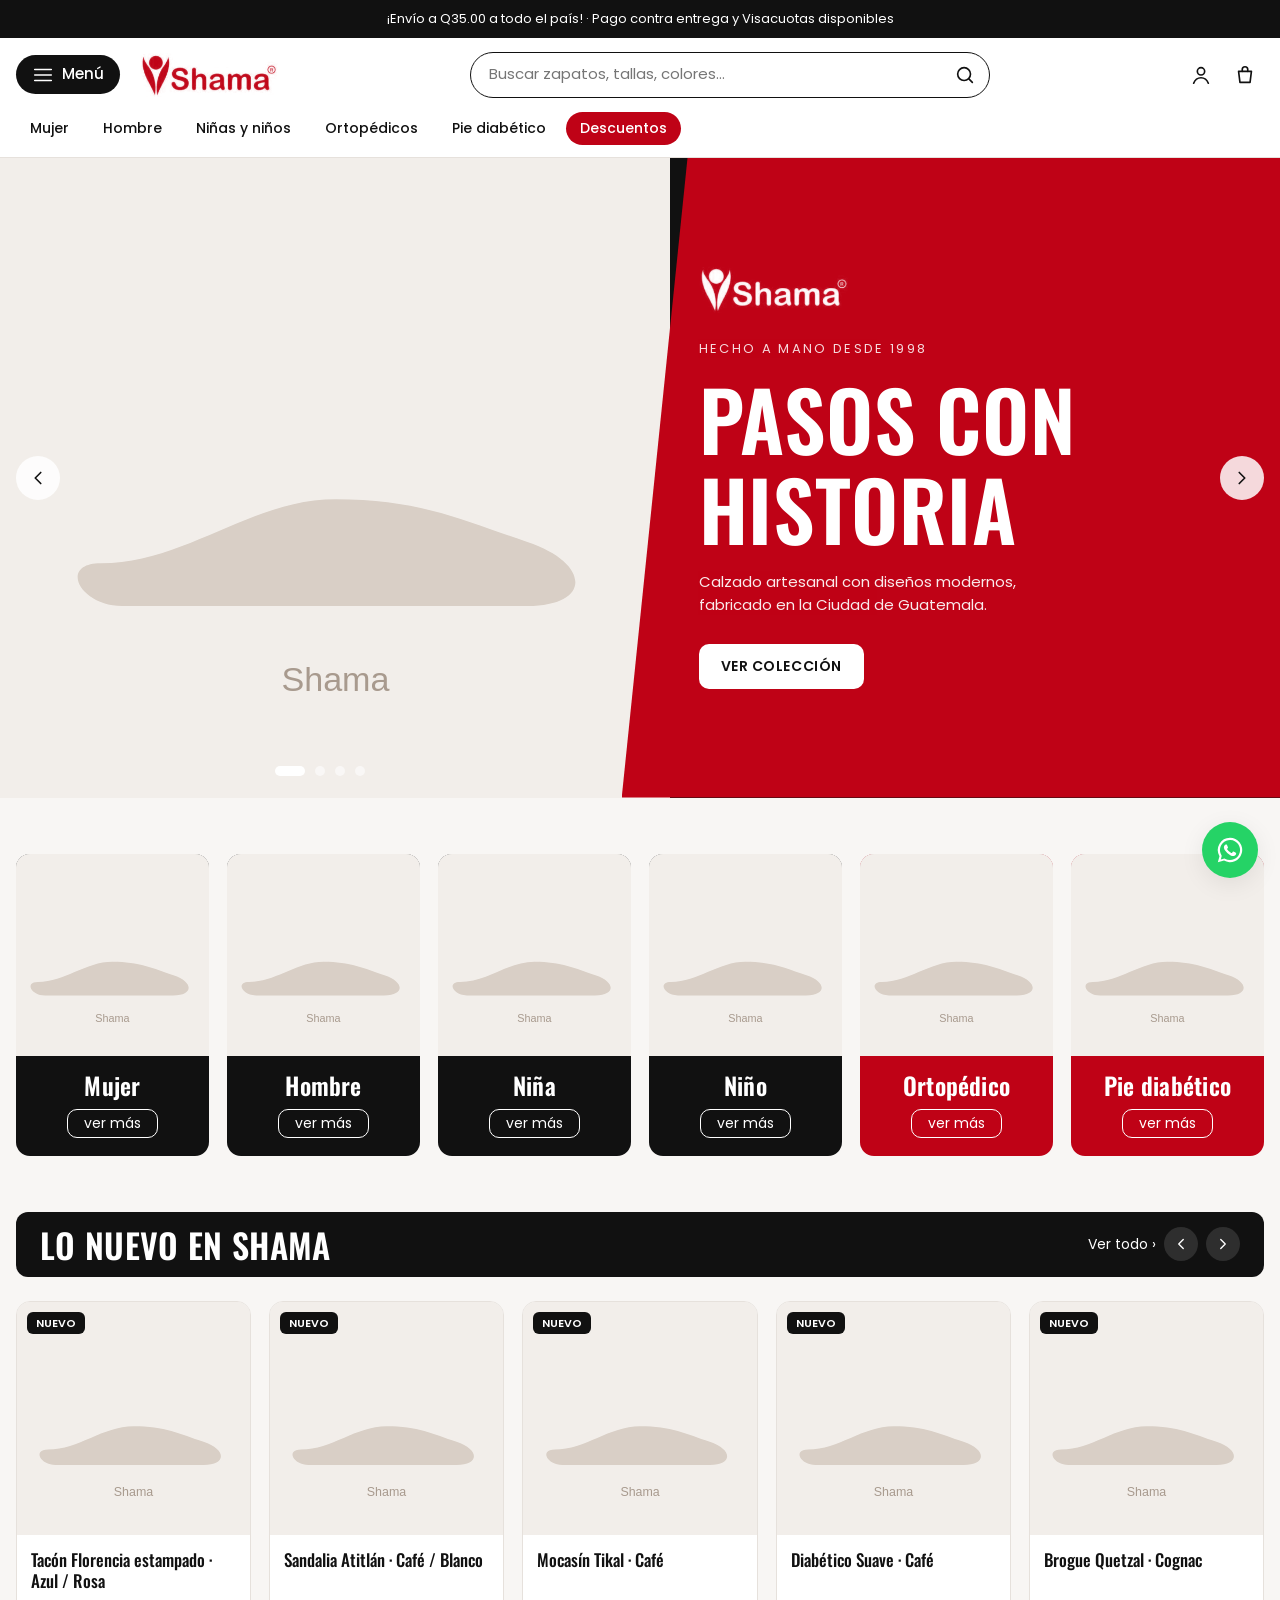
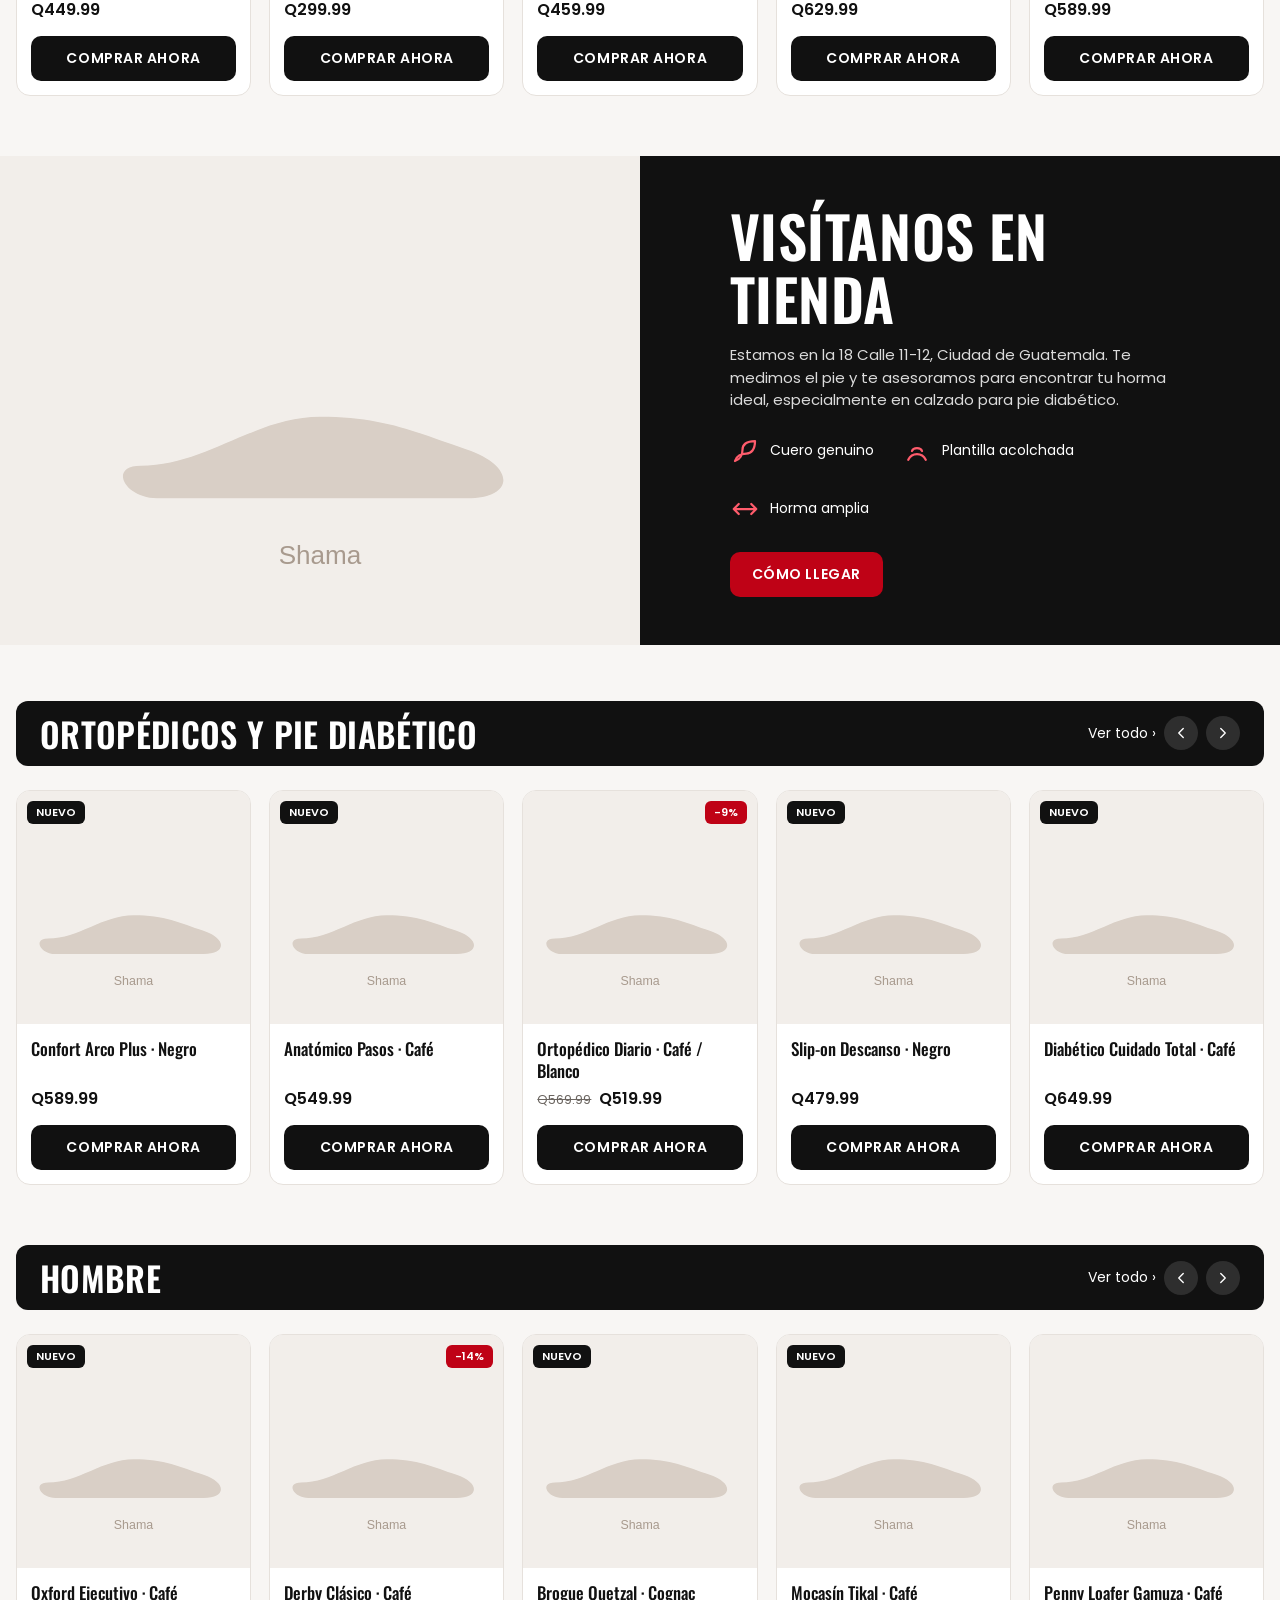
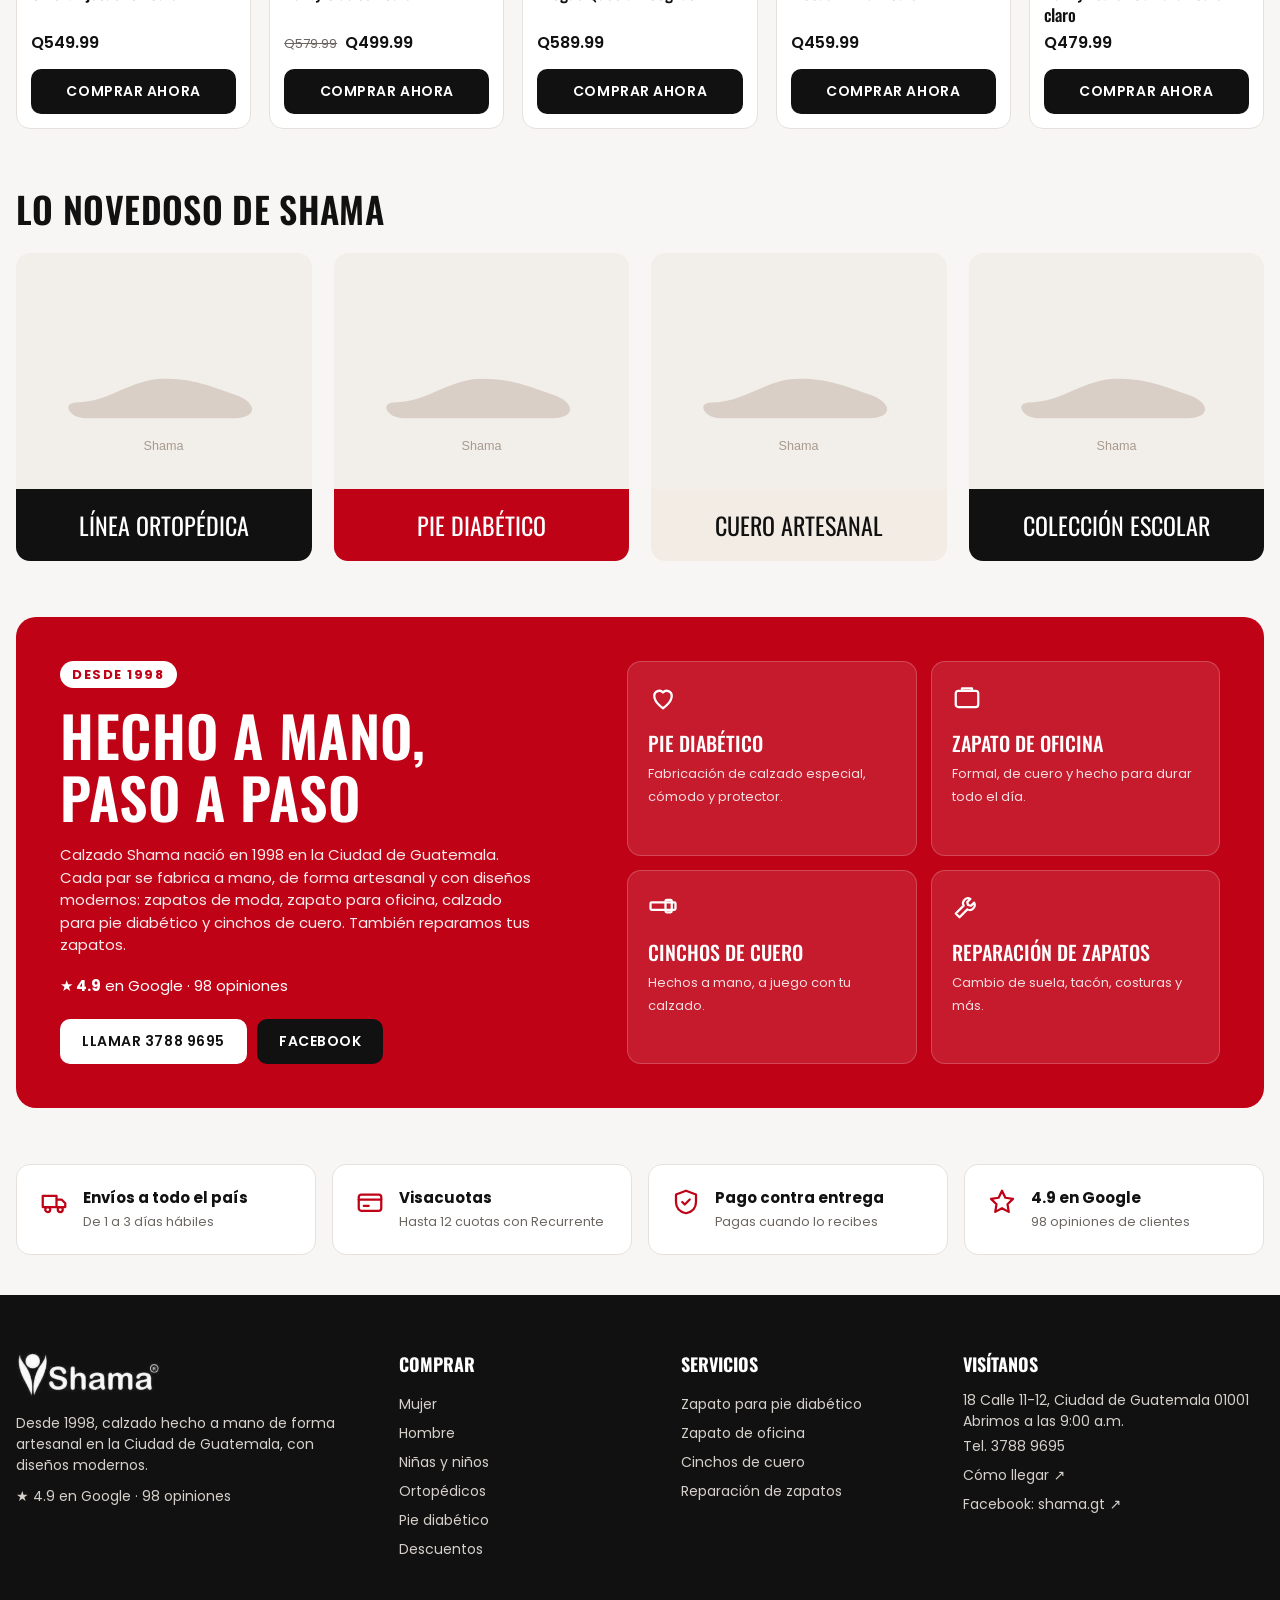
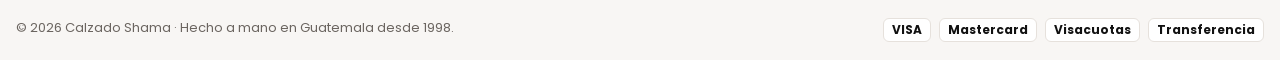
<file: index.html>
<!doctype html>
<html lang="es">
<head>
<meta charset="utf-8">
<meta name="viewport" content="width=device-width, initial-scale=1">
<title>Calzado Shama | Tienda en línea</title>
<meta name="description" content="Calzado Shama: zapatos de cuero hechos en Guatemala para mujer, hombre y niños. Línea ortopédica y calzado para pie diabético.">
<link rel="icon" href="assets/img/logo-original.png">
<link rel="preconnect" href="https://fonts.googleapis.com">
<link href="https://fonts.googleapis.com/css2?family=Oswald:wght@400;500;600&family=Poppins:wght@400;500;600;700&display=swap" rel="stylesheet">
<link rel="stylesheet" href="assets/css/styles.css">
</head>
<body>
<header id="site-header"></header>

<main>
  <!-- Carrusel principal -->
  <section class="hero" id="hero" aria-label="Promociones"></section>

  <!-- Categorías -->
  <section class="section wrap">
    <div class="cats" id="cats"></div>
  </section>

  <!-- Lo nuevo (aleatorio en cada visita) -->
  <section class="wrap" id="nuevo">
    <div class="section-head">
      <h2>Lo nuevo en Shama</h2>
      <div class="rail-ctrls">
        <a href="categoria.html?c=mujer">Ver todo ›</a>
        <button class="rail-prev" aria-label="Anterior"><svg viewBox="0 0 24 24"><path d="m15 6-6 6 6 6"/></svg></button>
        <button class="rail-next" aria-label="Siguiente"><svg viewBox="0 0 24 24"><path d="m9 6 6 6-6 6"/></svg></button>
      </div>
    </div>
    <div class="rail" id="railNuevo"></div>
  </section>

  <!-- Banner intermedio -->
  <section class="section">
    <div class="banner" id="bannerMedio"></div>
  </section>

  <!-- Ortopédicos y pie diabético -->
  <section class="wrap" id="salud">
    <div class="section-head">
      <h2>Ortopédicos y pie diabético</h2>
      <div class="rail-ctrls">
        <a href="categoria.html?c=ortopedico">Ver todo ›</a>
        <button class="rail-prev" aria-label="Anterior"><svg viewBox="0 0 24 24"><path d="m15 6-6 6 6 6"/></svg></button>
        <button class="rail-next" aria-label="Siguiente"><svg viewBox="0 0 24 24"><path d="m9 6 6 6-6 6"/></svg></button>
      </div>
    </div>
    <div class="rail" id="railSalud"></div>
  </section>

  <!-- Hombre -->
  <section class="wrap section" id="hombre" style="padding-bottom:0">
    <div class="section-head">
      <h2>Hombre</h2>
      <div class="rail-ctrls">
        <a href="categoria.html?c=hombre">Ver todo ›</a>
        <button class="rail-prev" aria-label="Anterior"><svg viewBox="0 0 24 24"><path d="m15 6-6 6 6 6"/></svg></button>
        <button class="rail-next" aria-label="Siguiente"><svg viewBox="0 0 24 24"><path d="m9 6 6 6-6 6"/></svg></button>
      </div>
    </div>
    <div class="rail" id="railHombre"></div>
  </section>

  <!-- Lo novedoso de Shama (reemplaza las marcas) -->
  <section class="section wrap">
    <h2 class="section-title">Lo novedoso de Shama</h2>
    <div class="favs" id="favs"></div>
  </section>

  <!-- Nosotros y servicios -->
  <section class="wrap section" id="nosotros" style="padding-top:0">
    <div class="about">
      <div class="about-text">
        <span class="about-year">Desde 1998</span>
        <h2>Hecho a mano,<br>paso a paso</h2>
        <p>Calzado Shama nació en 1998 en la Ciudad de Guatemala. Cada par se fabrica a mano, de forma artesanal y con diseños modernos: zapatos de moda, zapato para oficina, calzado para pie diabético y cinchos de cuero. También reparamos tus zapatos.</p>
        <div class="about-rating"><b>★ 4.9</b> en Google · 98 opiniones</div>
        <div class="about-btns">
          <a class="btn btn-light" href="tel:+50237889695">Llamar 3788 9695</a>
          <a class="btn btn-dark" href="https://www.facebook.com/shama.gt/" target="_blank" rel="noopener">Facebook</a>
        </div>
      </div>
      <div class="services">
        <div><svg viewBox="0 0 24 24"><path d="M12 21s-7-4.5-7-10a4 4 0 0 1 7-2.6A4 4 0 0 1 19 11c0 5.5-7 10-7 10z"/></svg><b>Pie diabético</b><small>Fabricación de calzado especial, cómodo y protector.</small></div>
        <div><svg viewBox="0 0 24 24"><rect x="3" y="7" width="18" height="13" rx="2"/><path d="M8 7V5h8v2"/></svg><b>Zapato de oficina</b><small>Formal, de cuero y hecho para durar todo el día.</small></div>
        <div><svg viewBox="0 0 24 24"><rect x="2" y="9" width="20" height="6" rx="1"/><rect x="14" y="7" width="5" height="10" rx="1"/></svg><b>Cinchos de cuero</b><small>Hechos a mano, a juego con tu calzado.</small></div>
        <div><svg viewBox="0 0 24 24"><path d="M14.7 6.3a4 4 0 0 0-5.4 5.4L3 18l3 3 6.3-6.3a4 4 0 0 0 5.4-5.4l-2.5 2.5-2.4-.6-.6-2.4z"/></svg><b>Reparación de zapatos</b><small>Cambio de suela, tacón, costuras y más.</small></div>
      </div>
    </div>
  </section>

  <!-- Confianza -->
  <section class="wrap">
    <div class="trust">
      <div><svg viewBox="0 0 24 24"><path d="M3 7h11v9H3zM14 10h4l3 3v3h-7"/><circle cx="7" cy="18" r="2"/><circle cx="17" cy="18" r="2"/></svg><span><b>Envíos a todo el país</b><small>De 1 a 3 días hábiles</small></span></div>
      <div><svg viewBox="0 0 24 24"><rect x="3" y="6" width="18" height="13" rx="2"/><path d="M3 10h18M7 15h4"/></svg><span><b>Visacuotas</b><small>Hasta 12 cuotas con Recurrente</small></span></div>
      <div><svg viewBox="0 0 24 24"><path d="M12 3 4 6v6c0 5 3.5 8 8 9 4.5-1 8-4 8-9V6z"/><path d="m9 12 2 2 4-4"/></svg><span><b>Pago contra entrega</b><small>Pagas cuando lo recibes</small></span></div>
      <div><svg viewBox="0 0 24 24"><path d="m12 3 2.7 5.6 6.1.9-4.4 4.3 1 6.1L12 17l-5.4 2.9 1-6.1L3.2 9.5l6.1-.9z"/></svg><span><b>4.9 en Google</b><small>98 opiniones de clientes</small></span></div>
    </div>
  </section>
</main>

<footer id="site-footer"></footer>

<script src="assets/js/data.js"></script>
<script src="assets/js/app.js"></script>
<script>
/* ---------- Carrusel principal ---------- */
(function () {
  const hero = document.getElementById("hero");
  hero.innerHTML = HERO.map((s, i) => `
    <div class="slide ${i === 0 ? "on" : ""}">
      <div class="slide-img"><img src="${s.img}" alt="${s.kicker}" ${i ? 'loading="lazy"' : ""}></div>
      <div class="slide-text">
        <img class="hero-logo" src="assets/img/logo-blanco.png" alt="Shama">
        <span class="kicker">${s.kicker}</span>
        <h1>${s.titulo}</h1>
        <p>${s.texto}</p>
        <a class="btn btn-light" href="${s.link}">${s.boton}</a>
      </div>
    </div>`).join("") + `
    <button class="hero-arrow prev" aria-label="Anterior"><svg viewBox="0 0 24 24"><path d="m15 6-6 6 6 6"/></svg></button>
    <button class="hero-arrow next" aria-label="Siguiente"><svg viewBox="0 0 24 24"><path d="m9 6 6 6-6 6"/></svg></button>
    <div class="dots">${HERO.map((_, i) => `<button data-i="${i}" class="${i === 0 ? "on" : ""}" aria-label="Ir a ${i + 1}"></button>`).join("")}</div>`;

  const slides = hero.querySelectorAll(".slide"), dots = hero.querySelectorAll(".dots button");
  let cur = 0, timer;
  const go = (n) => {
    cur = (n + slides.length) % slides.length;
    slides.forEach((s, i) => s.classList.toggle("on", i === cur));
    dots.forEach((d, i) => d.classList.toggle("on", i === cur));
    clearInterval(timer); timer = setInterval(() => go(cur + 1), 6000);
  };
  dots.forEach(d => d.onclick = () => go(+d.dataset.i));
  hero.querySelector(".prev").onclick = () => go(cur - 1);
  hero.querySelector(".next").onclick = () => go(cur + 1);
  go(0);
})();

/* ---------- Categorías ---------- */
document.getElementById("cats").innerHTML = CATEGORIAS_HOME.map(c => `
  <a class="cat ${/Ortop|diab/i.test(c.nombre) ? "especial" : ""}" href="${c.link}">
    <div class="cat-img"><img src="${c.img}" alt="${c.nombre}" loading="lazy"></div>
    <div class="cat-body"><h3>${c.nombre}</h3><span>ver más</span></div>
  </a>`).join("");

/* ---------- Rieles de productos ---------- */
const productos = getProductos();
document.getElementById("railNuevo").innerHTML =
  mezclar(productos.filter(p => p.nuevo)).slice(0, 12).map(cardProducto).join("");
document.getElementById("railSalud").innerHTML =
  productos.filter(p => p.cat === "ortopedico" || p.cat === "diabetico").map(cardProducto).join("");
document.getElementById("railHombre").innerHTML =
  productos.filter(p => p.cat === "hombre").map(cardProducto).join("");
["nuevo", "salud", "hombre"].forEach(id => activarCarrusel(document.getElementById(id)));

/* ---------- Banner intermedio ---------- */
document.getElementById("bannerMedio").innerHTML = `
  <img src="${BANNER_MEDIO.img}" alt="Tienda Shama" loading="lazy">
  <div class="banner-text">
    <h2>${BANNER_MEDIO.titulo}</h2>
    <p>${BANNER_MEDIO.texto}</p>
    <div class="beneficios">
      <div><svg viewBox="0 0 24 24"><path d="M4 20c4-1 6-5 6-9s3-7 10-7c0 7-3 10-7 10s-8 2-9 6z"/></svg>Cuero genuino</div>
      <div><svg viewBox="0 0 24 24"><path d="M5 19c3-6 11-6 14 0"/><path d="M8 12c1-3 7-3 8 0"/></svg>Plantilla acolchada</div>
      <div><svg viewBox="0 0 24 24"><path d="M3 12h18M7 8l-4 4 4 4M17 8l4 4-4 4"/></svg>Horma amplia</div>
    </div>
    <a class="btn btn-red" href="${NEGOCIO.mapa}" target="_blank" rel="noopener" style="align-self:flex-start">Cómo llegar</a>
  </div>`;

/* ---------- Lo novedoso ---------- */
document.getElementById("favs").innerHTML = DESTACADOS.map(d => `
  <a class="fav ${d.tono}" href="${d.link}">
    <div class="fav-img"><img src="${d.img}" alt="${d.nombre}" loading="lazy"></div>
    <div class="fav-name">${d.nombre}</div>
  </a>`).join("");
</script>
</body>
</html>
</file>
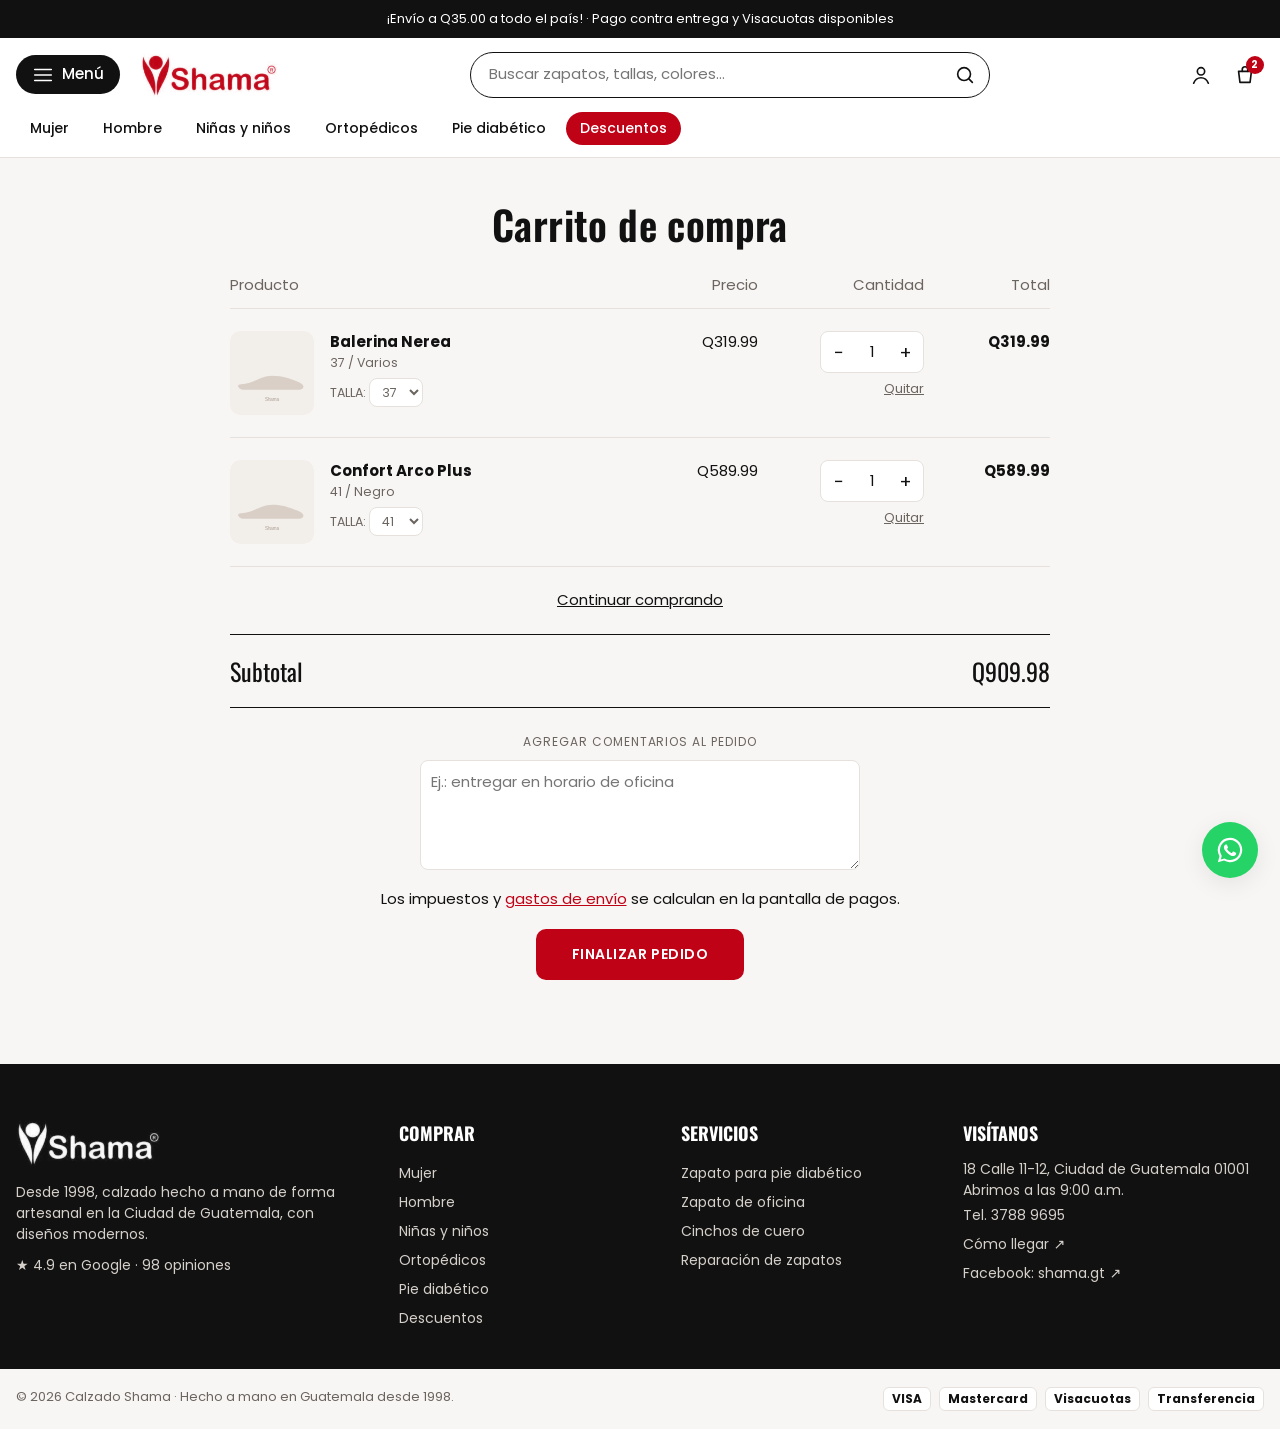
<file: carrito.html>
<!doctype html>
<html lang="es">
<head>
<meta charset="utf-8">
<meta name="viewport" content="width=device-width, initial-scale=1">
<title>Carrito de compra | Calzado Shama</title>
<link rel="icon" href="assets/img/logo-original.png">
<link href="https://fonts.googleapis.com/css2?family=Oswald:wght@400;500;600&family=Poppins:wght@400;500;600;700&display=swap" rel="stylesheet">
<link rel="stylesheet" href="assets/css/styles.css">
</head>
<body>
<header id="site-header"></header>
<main class="wrap">
  <div class="cart-page" id="cart"></div>
</main>
<footer id="site-footer"></footer>

<script src="assets/js/data.js"></script>
<script src="assets/js/app.js"></script>
<script>
/* Si el carrito está vacío, se llena con 2 productos para la presentación */
if (!getCarrito().length && !sessionStorage.getItem("shama_demo")) {
  try { sessionStorage.setItem("shama_demo", "1"); } catch (e) {}
  Store.set("carrito", [{ id: 11, talla: 37, cant: 1 }, { id: 60, talla: 41, cant: 1 }]);
}

function pintar() {
  const prods = getProductos(), c = getCarrito();
  const el = document.getElementById("cart");
  if (!c.length) {
    el.innerHTML = `<h1>Carrito de compra</h1><div class="empty">Tu carrito está vacío.<br><br><a class="btn btn-dark" href="index.html">Seguir comprando</a></div>`;
    return;
  }
  let sub = 0;
  const filas = c.map((it, i) => {
    const p = prods.find(x => x.id === it.id); if (!p) return "";
    const tot = p.precio * it.cant; sub += tot;
    return `
    <div class="cart-row">
      <div class="cart-prod">
        <img src="${p.img.replace("w=800", "w=200")}" alt="${p.nombre}">
        <div>
          <b>${p.nombre}</b>
          <small>${it.talla} / ${p.color}</small>
          <small>TALLA: <select data-i="${i}" class="talla">${p.tallas.map(t => `<option ${t === it.talla ? "selected" : ""}>${t}</option>`).join("")}</select></small>
        </div>
      </div>
      <div>${Q(p.precio)}</div>
      <div>
        <div class="qty"><button data-i="${i}" data-d="-1">−</button><span>${it.cant}</span><button data-i="${i}" data-d="1">+</button></div>
        <button class="remove" data-del="${i}">Quitar</button>
      </div>
      <div><b>${Q(tot)}</b></div>
    </div>`;
  }).join("");

  el.innerHTML = `
    <h1>Carrito de compra</h1>
    <div class="cart-head"><span>Producto</span><span>Precio</span><span>Cantidad</span><span>Total</span></div>
    ${filas}
    <p style="text-align:center;margin:22px 0"><a href="index.html" style="text-decoration:underline">Continuar comprando</a></p>
    <div class="cart-sub"><span>Subtotal</span><span>${Q(sub)}</span></div>
    <div class="cart-note">
      <label for="nota">Agregar comentarios al pedido</label>
      <textarea id="nota" placeholder="Ej.: entregar en horario de oficina"></textarea>
      <p style="margin-bottom:18px">Los impuestos y <a href="#" style="color:var(--rojo);text-decoration:underline">gastos de envío</a> se calculan en la pantalla de pagos.</p>
      <a class="btn btn-red" href="checkout.html" style="padding:15px 36px">Finalizar pedido</a>
    </div>`;

  el.querySelectorAll(".qty button").forEach(b => b.onclick = () => {
    const c = getCarrito(); c[b.dataset.i].cant = Math.max(1, c[b.dataset.i].cant + +b.dataset.d); setCarrito(c); pintar();
  });
  el.querySelectorAll("[data-del]").forEach(b => b.onclick = () => {
    const c = getCarrito(); c.splice(b.dataset.del, 1); setCarrito(c); pintar();
  });
  el.querySelectorAll(".talla").forEach(s => s.onchange = () => {
    const c = getCarrito(); c[s.dataset.i].talla = +s.value; setCarrito(c); pintar();
  });
}
pintar();
</script>
</body>
</html>
</file>
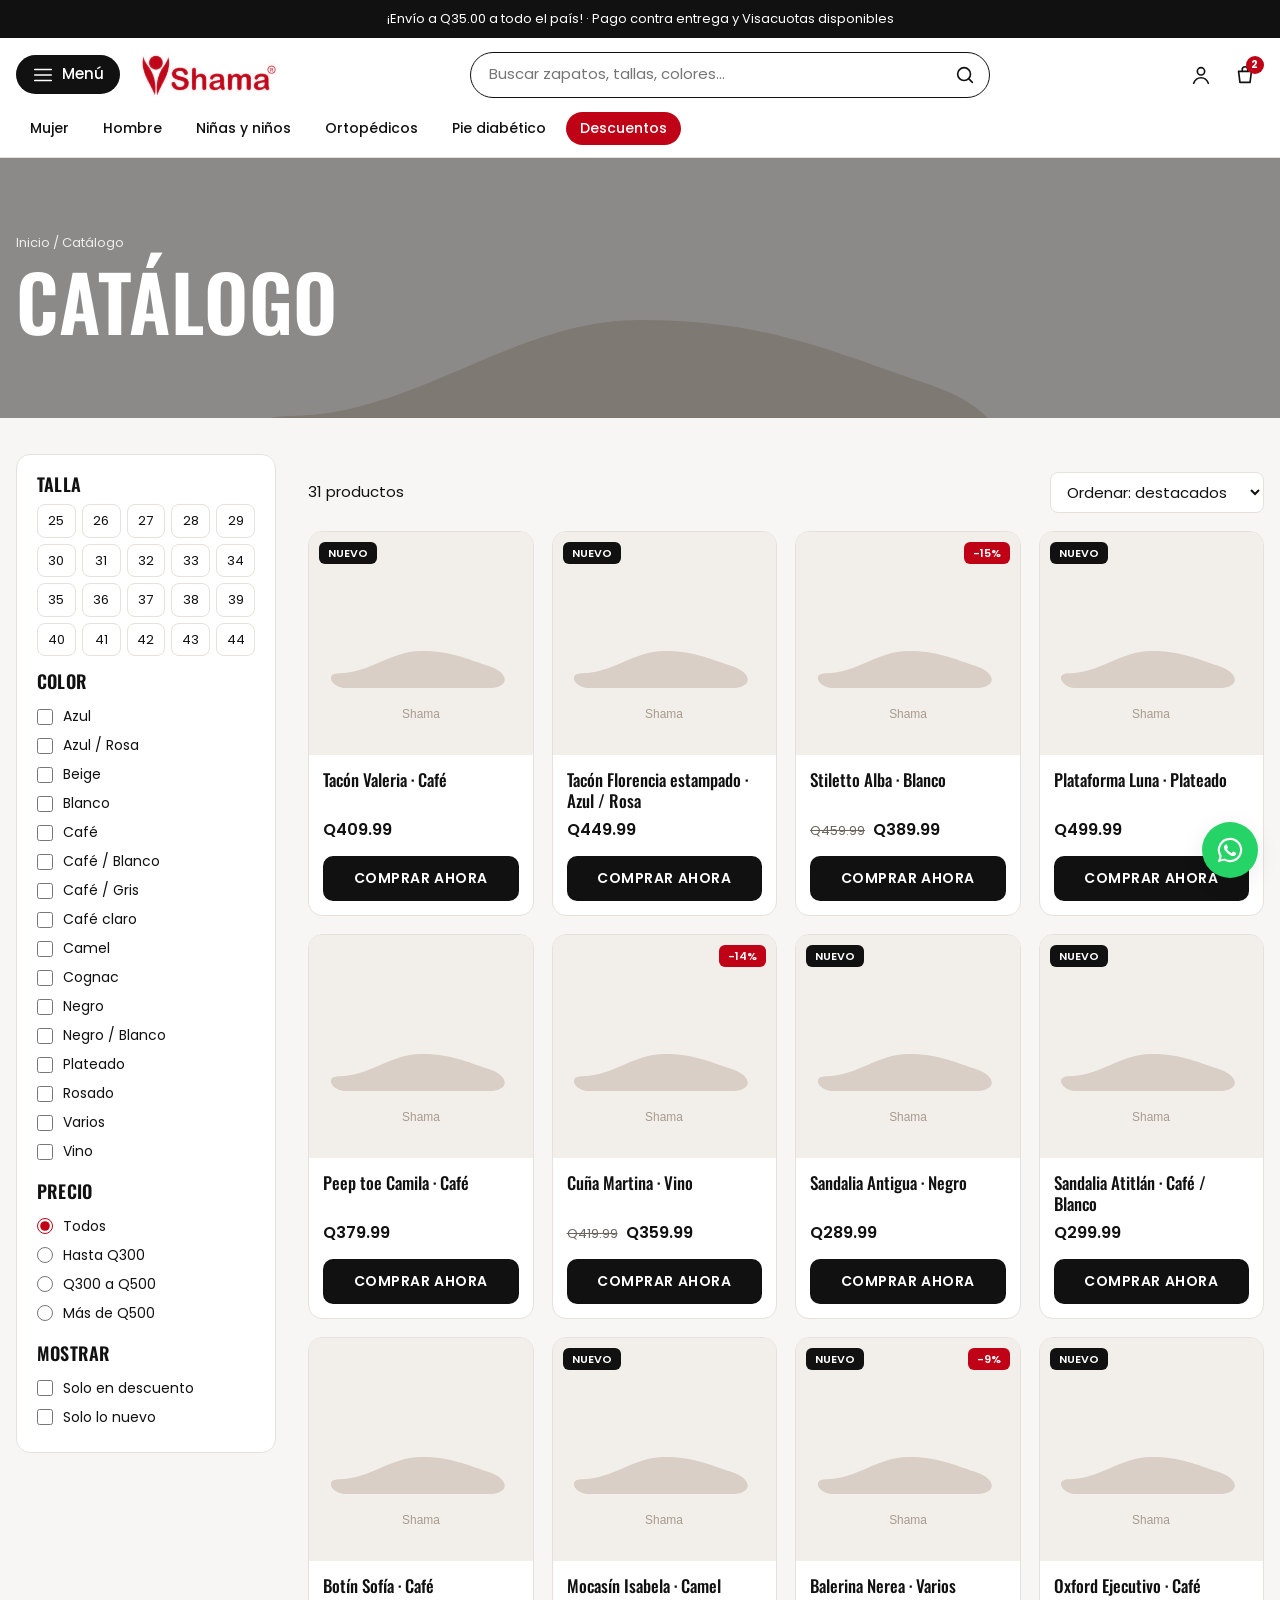
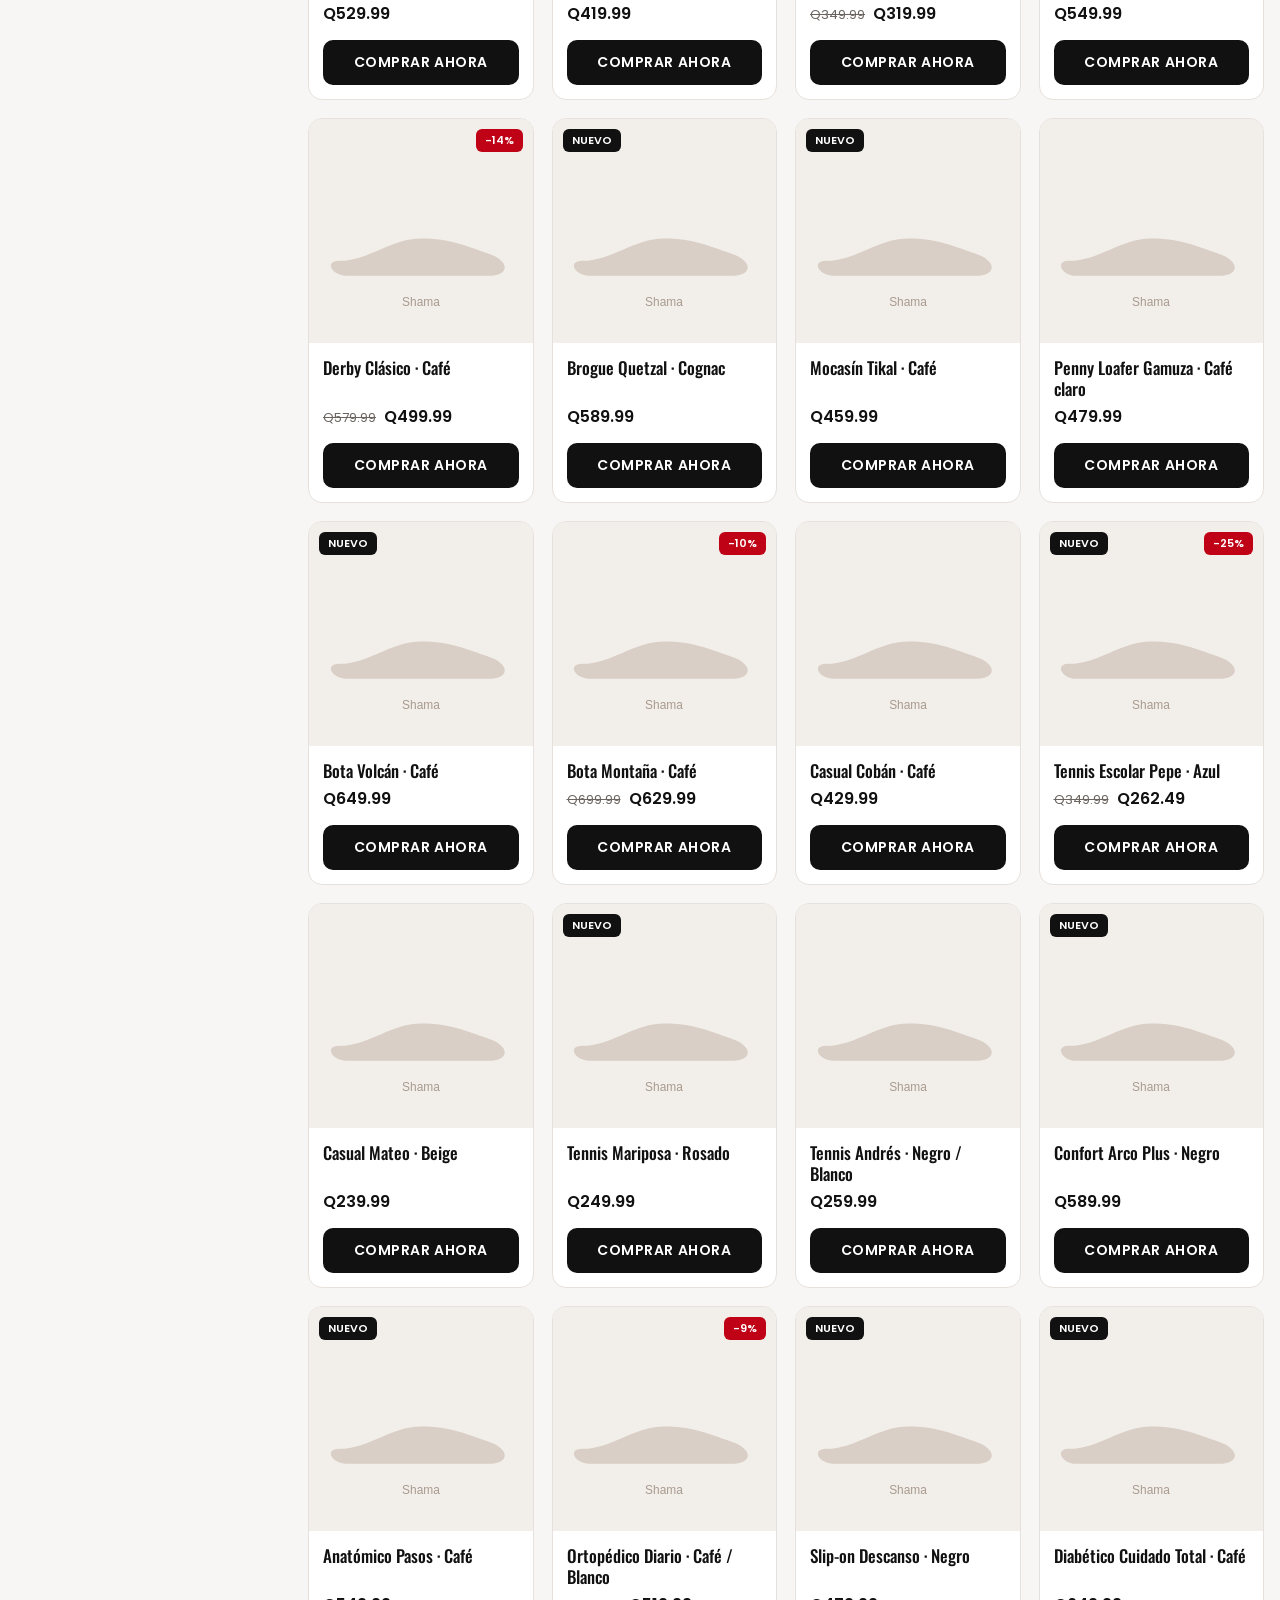
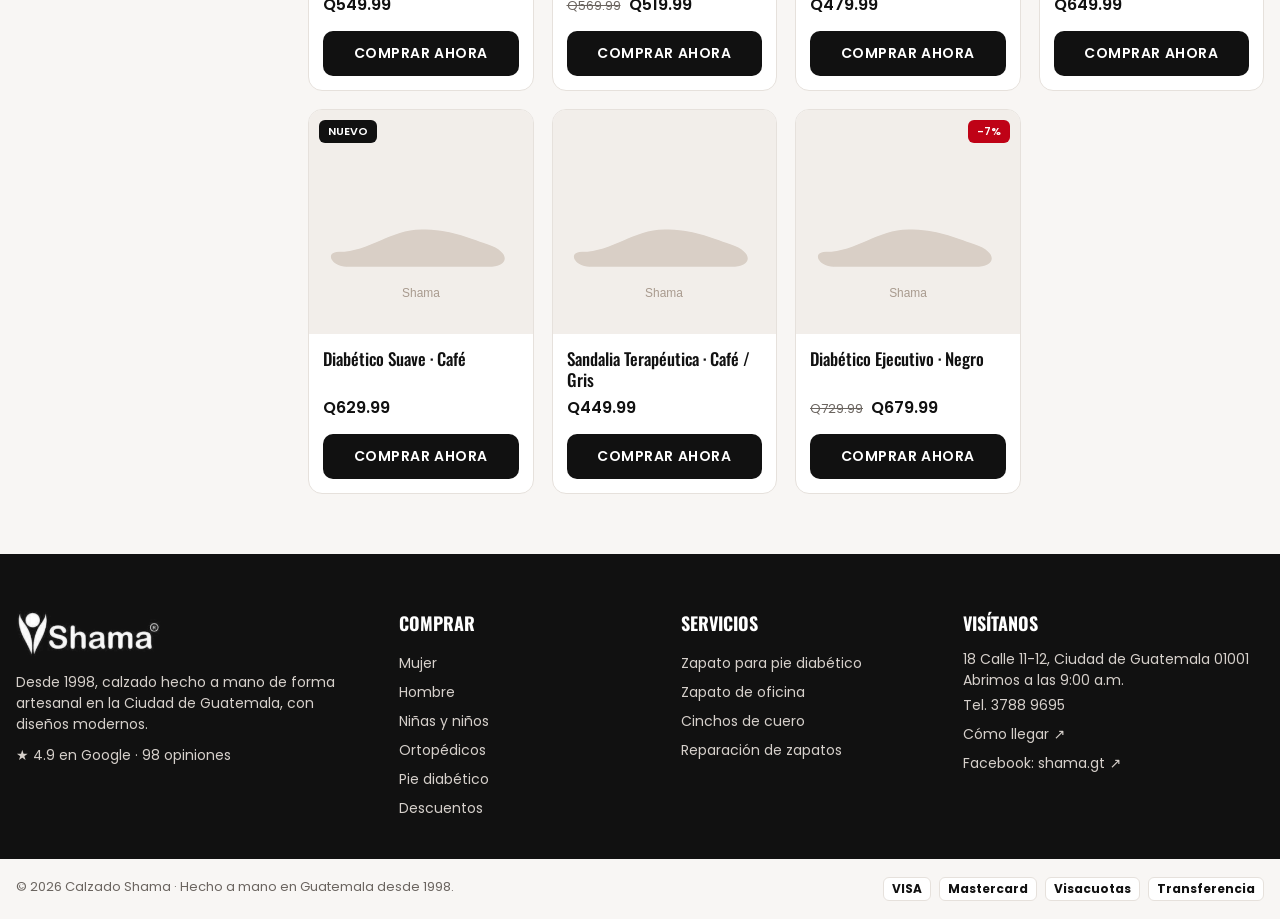
<file: categoria.html>
<!doctype html>
<html lang="es">
<head>
<meta charset="utf-8">
<meta name="viewport" content="width=device-width, initial-scale=1">
<title>Catálogo | Calzado Shama</title>
<link rel="icon" href="assets/img/logo-original.png">
<link href="https://fonts.googleapis.com/css2?family=Oswald:wght@400;500;600&family=Poppins:wght@400;500;600;700&display=swap" rel="stylesheet">
<link rel="stylesheet" href="assets/css/styles.css">
</head>
<body>
<header id="site-header"></header>

<section class="cat-banner">
  <img id="catImg" src="" alt="">
  <div class="wrap">
    <div class="crumbs"><a href="index.html">Inicio</a> / <span id="crumb"></span></div>
    <h1 id="catTitle"></h1>
  </div>
</section>

<main class="wrap listing">
  <aside class="filters">
    <h3>Talla</h3>
    <div class="size-grid" id="fTallas"></div>
    <h3>Color</h3>
    <div id="fColores"></div>
    <h3>Precio</h3>
    <label><input type="radio" name="precio" value="0-99999" checked> Todos</label>
    <label><input type="radio" name="precio" value="0-300"> Hasta Q300</label>
    <label><input type="radio" name="precio" value="300-500"> Q300 a Q500</label>
    <label><input type="radio" name="precio" value="500-99999"> Más de Q500</label>
    <h3>Mostrar</h3>
    <label><input type="checkbox" id="fOferta"> Solo en descuento</label>
    <label><input type="checkbox" id="fNuevo"> Solo lo nuevo</label>
  </aside>

  <section>
    <div class="chips" id="chips"></div>
    <div class="list-top">
      <span id="count"></span>
      <select id="orden" aria-label="Ordenar">
        <option value="rel">Ordenar: destacados</option>
        <option value="asc">Precio: menor a mayor</option>
        <option value="desc">Precio: mayor a menor</option>
        <option value="az">Nombre: A–Z</option>
      </select>
    </div>
    <div class="grid-products" id="grid"></div>
  </section>
</main>

<footer id="site-footer"></footer>

<script src="assets/js/data.js"></script>
<script src="assets/js/app.js"></script>
<script>
const c = param("c") || "", s = param("s") || "", q = (param("q") || "").toLowerCase();
const menu = getMenu();
const item = menu.find(m => m.id === c);
const todos = getProductos();

let base;
if (q) base = todos.filter(p => (p.nombre + " " + p.color + " " + p.sub + " " + p.cat).toLowerCase().includes(q));
else if (c === "descuentos") base = todos.filter(p => p.antes);
else if (item) base = todos.filter(p => p.cat === c);
else base = todos;

const titulo = q ? `Resultados: “${param("q")}”` : item ? item.nombre : "Catálogo";
document.title = titulo + " | Calzado Shama";
document.getElementById("catTitle").textContent = s || titulo;
document.getElementById("crumb").textContent = item ? item.nombre + (s ? " / " + s : "") : titulo;
document.getElementById("catImg").src = BANNERS_CATEGORIA[c] || BANNERS_CATEGORIA.descuentos;

/* Chips de subcategoría (salen del menú, editable en el panel) */
if (item && item.sub.length) {
  document.getElementById("chips").innerHTML =
    `<a href="categoria.html?c=${c}" class="${s ? "" : "on"}">Todo</a>` +
    item.sub.map(x => `<a href="categoria.html?c=${c}&s=${encodeURIComponent(x)}" class="${x === s ? "on" : ""}">${x}</a>`).join("");
}
if (s) base = base.filter(p => p.sub === s);

/* Filtros */
const tallas = [...new Set(base.flatMap(p => p.tallas))].sort((a, b) => a - b);
const colores = [...new Set(base.map(p => p.color))].sort();
const selTallas = new Set();
document.getElementById("fTallas").innerHTML = tallas.map(t => `<button data-t="${t}">${t}</button>`).join("");
document.getElementById("fColores").innerHTML = colores.map(x => `<label><input type="checkbox" value="${x}"> ${x}</label>`).join("");

document.querySelectorAll("#fTallas button").forEach(b => b.onclick = () => {
  const t = +b.dataset.t; selTallas.has(t) ? selTallas.delete(t) : selTallas.add(t);
  b.classList.toggle("on"); pintar();
});
document.querySelectorAll(".filters input, #orden").forEach(el => el.onchange = pintar);

function pintar() {
  const cols = [...document.querySelectorAll("#fColores input:checked")].map(i => i.value);
  const [min, max] = document.querySelector("input[name=precio]:checked").value.split("-").map(Number);
  let r = base.filter(p =>
    (!selTallas.size || p.tallas.some(t => selTallas.has(t))) &&
    (!cols.length || cols.includes(p.color)) &&
    p.precio >= min && p.precio <= max &&
    (!document.getElementById("fOferta").checked || p.antes) &&
    (!document.getElementById("fNuevo").checked || p.nuevo));
  const o = document.getElementById("orden").value;
  if (o === "asc") r.sort((a, b) => a.precio - b.precio);
  if (o === "desc") r.sort((a, b) => b.precio - a.precio);
  if (o === "az") r.sort((a, b) => a.nombre.localeCompare(b.nombre));
  document.getElementById("count").textContent = r.length + (r.length === 1 ? " producto" : " productos");
  document.getElementById("grid").innerHTML = r.length ? r.map(cardProducto).join("")
    : `<div class="empty">No encontramos productos con esos filtros.</div>`;
}
pintar();
</script>
</body>
</html>
</file>
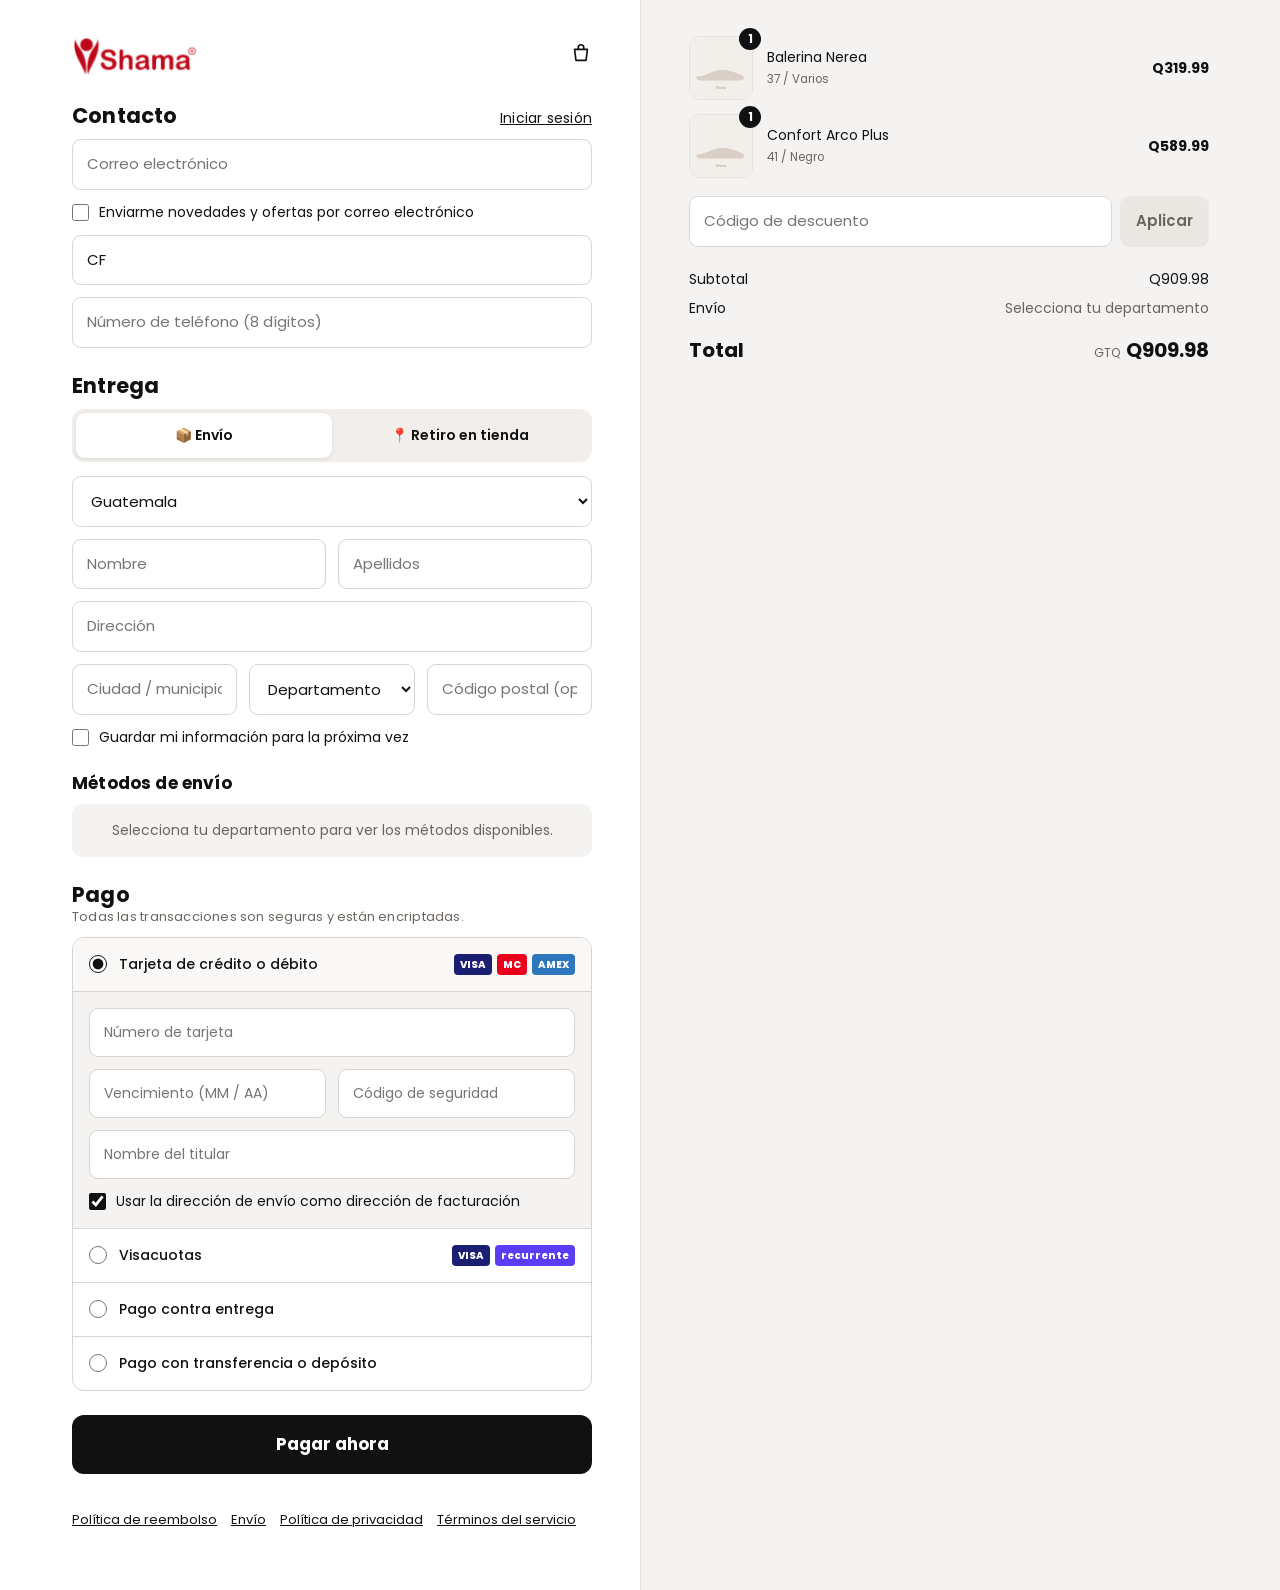
<file: checkout.html>
<!doctype html>
<html lang="es">
<head>
<meta charset="utf-8">
<meta name="viewport" content="width=device-width, initial-scale=1">
<title>Pago | Calzado Shama</title>
<link rel="icon" href="assets/img/logo-original.png">
<link href="https://fonts.googleapis.com/css2?family=Oswald:wght@400;500;600&family=Poppins:wght@400;500;600;700&display=swap" rel="stylesheet">
<link rel="stylesheet" href="assets/css/styles.css">
</head>
<body>
<div class="co">
  <div class="co-left">
    <form class="co-inner" id="form" onsubmit="return pagar(event)">
      <div class="co-logo">
        <a href="index.html"><img src="assets/img/logo-rojo.png" alt="Calzado Shama"></a>
        <a href="carrito.html" title="Volver al carrito"><svg viewBox="0 0 24 24"><path d="M5 8h14l-1.5 12h-11z"/><path d="M9 8V6a3 3 0 0 1 6 0v2"/></svg></a>
      </div>

      <h2>Contacto <a href="#">Iniciar sesión</a></h2>
      <input class="field" type="email" placeholder="Correo electrónico" required>
      <label class="check"><input type="checkbox"> Enviarme novedades y ofertas por correo electrónico</label>
      <input class="field" placeholder="NIT o CF para tu factura" value="CF">
      <input class="field" type="tel" placeholder="Número de teléfono (8 dígitos)" pattern="[0-9]{8}" title="Ingresa un número de teléfono válido de 8 dígitos" required>

      <h2>Entrega</h2>
      <div class="seg" id="entrega">
        <button type="button" class="on" data-v="envio">📦 Envío</button>
        <button type="button" data-v="tienda">📍 Retiro en tienda</button>
      </div>
      <div id="envioCampos">
        <select class="field"><option>Guatemala</option></select>
        <div class="row2"><input class="field" placeholder="Nombre" required><input class="field" placeholder="Apellidos" required></div>
        <input class="field" placeholder="Dirección" required>
        <div class="row3">
          <input class="field" placeholder="Ciudad / municipio">
          <select class="field" id="depto"><option value="">Departamento</option></select>
          <input class="field" placeholder="Código postal (opcional)">
        </div>
        <label class="check"><input type="checkbox"> Guardar mi información para la próxima vez</label>
        <h2 style="font-size:17px">Métodos de envío</h2>
        <div class="info-box" id="envioInfo">Selecciona tu departamento para ver los métodos disponibles.</div>
      </div>
      <div id="tiendaCampos" style="display:none">
        <div class="info-box" style="text-align:left"><b style="color:var(--negro)">Calzado Shama – Tienda principal</b><br>18 Calle 11-12, Ciudad de Guatemala 01001<br>Tel. 3788 9695 · <a href="https://www.google.com/maps/search/?api=1&query=Calzado+Shama+18+Calle+11-12+Ciudad+de+Guatemala" target="_blank" style="text-decoration:underline">Cómo llegar</a><br>Tu pedido estará listo en 24 horas. Retiro gratis.</div>
      </div>

      <h2 style="display:block">Pago <small style="display:block;font-size:13px;font-weight:400;color:var(--gris);margin-top:4px">Todas las transacciones son seguras y están encriptadas.</small></h2>
      <div class="pay" id="pay">
        <div class="pay-opt on">
          <label><input type="radio" name="pago" value="tarjeta" checked> Tarjeta de crédito o débito
            <span class="pay-logos"><i style="background:#1a1f71">VISA</i><i style="background:#eb001b">MC</i><i style="background:#2e77bc">AMEX</i></span></label>
          <div class="pay-body">
            <input class="field" placeholder="Número de tarjeta" inputmode="numeric" maxlength="19">
            <div class="row2"><input class="field" placeholder="Vencimiento (MM / AA)"><input class="field" placeholder="Código de seguridad"></div>
            <input class="field" placeholder="Nombre del titular">
            <label class="check" style="margin:0"><input type="checkbox" checked> Usar la dirección de envío como dirección de facturación</label>
          </div>
        </div>
        <div class="pay-opt">
          <label><input type="radio" name="pago" value="visacuotas"> Visacuotas
            <span class="pay-logos"><i style="background:#1a1f71">VISA</i><i style="background:#5b3df5">recurrente</i></span></label>
          <div class="pay-body">
            <p>Elige en cuántas cuotas quieres pagar tu compra:</p>
            <div class="cuotas" id="cuotas"></div>
            <span class="recurrente">🔒 Procesado de forma segura por <b>Recurrente</b>. Al pagar te llevaremos a su página para completar el pago.</span>
          </div>
        </div>
        <div class="pay-opt">
          <label><input type="radio" name="pago" value="contra"> Pago contra entrega</label>
          <div class="pay-body"><p style="margin:0">Pagas en efectivo o con tarjeta (POS) cuando recibas tu pedido. Disponible en todo el país.</p></div>
        </div>
        <div class="pay-opt">
          <label><input type="radio" name="pago" value="transferencia"> Pago con transferencia o depósito</label>
          <div class="pay-body">
            <p>Realiza tu transferencia a esta cuenta y envía la boleta por WhatsApp:</p>
            <div class="bank"><b>Banco:</b> Banco Industrial<br><b>Cuenta monetaria:</b> 000-000000-0<br><b>A nombre de:</b> Calzado Shama<br><b>Referencia:</b> tu número de pedido</div>
          </div>
        </div>
      </div>

      <button class="pay-btn" id="payBtn">Pagar ahora</button>
      <div class="co-legal"><a href="#">Política de reembolso</a><a href="#">Envío</a><a href="#">Política de privacidad</a><a href="#">Términos del servicio</a></div>
    </form>
  </div>

  <aside class="co-right">
    <div class="co-inner" id="resumen"></div>
  </aside>
</div>

<div class="modal-back" id="modal">
  <div class="modal">
    <div class="ok"><svg viewBox="0 0 24 24"><path d="m5 12 5 5 9-10"/></svg></div>
    <h3>¡Pedido recibido!</h3>
    <p id="modalTxt">Te enviamos la confirmación por correo. Gracias por comprar en Calzado Shama.</p>
    <a class="btn btn-dark" href="index.html">Volver a la tienda</a>
  </div>
</div>

<script src="assets/js/data.js"></script>
<script src="assets/js/app.js"></script>
<script>
const DEPTOS = ["Guatemala","Alta Verapaz","Baja Verapaz","Chimaltenango","Chiquimula","El Progreso","Escuintla","Huehuetenango","Izabal","Jalapa","Jutiapa","Petén","Quetzaltenango","Quiché","Retalhuleu","Sacatepéquez","San Marcos","Santa Rosa","Sololá","Suchitepéquez","Totonicapán","Zacapa"];
document.getElementById("depto").innerHTML += DEPTOS.map(d => `<option>${d}</option>`).join("");

let envio = null, modo = "envio";
const prods = getProductos();
let carrito = getCarrito();
if (!carrito.length) carrito = [{ id: 11, talla: 37, cant: 1 }];
const subtotal = carrito.reduce((a, it) => a + (prods.find(p => p.id === it.id)?.precio || 0) * it.cant, 0);

function resumen() {
  const total = subtotal + (modo === "envio" ? (envio || 0) : 0);
  document.getElementById("resumen").innerHTML = carrito.map(it => {
    const p = prods.find(x => x.id === it.id); if (!p) return "";
    return `<div class="sum-item"><div class="sum-img"><img src="${p.img.replace("w=800", "w=160")}" alt=""><span>${it.cant}</span></div>
      <div>${p.nombre}<br><small>${it.talla} / ${p.color}</small></div><b style="font-size:14px">${Q(p.precio * it.cant)}</b></div>`;
  }).join("") + `
    <div class="gift"><input class="field" placeholder="Código de descuento"><button type="button">Aplicar</button></div>
    <div class="sum-line"><span>Subtotal</span><span>${Q(subtotal)}</span></div>
    <div class="sum-line"><span>Envío</span><span style="color:var(--gris)">${modo === "tienda" ? "Gratis" : envio === null ? "Selecciona tu departamento" : Q(envio)}</span></div>
    <div class="sum-total"><span>Total</span><span><small>GTQ</small>${Q(total)}</span></div>`;
  const cuota = (n) => Q(total / n);
  document.getElementById("cuotas").innerHTML = [3, 6, 10, 12].map((n, i) =>
    `<button type="button" class="${i === 3 ? "on" : ""}"><b>${n} cuotas</b>${cuota(n)}/mes</button>`).join("");
  document.querySelectorAll("#cuotas button").forEach(b => b.onclick = () => {
    document.querySelectorAll("#cuotas button").forEach(x => x.classList.remove("on")); b.classList.add("on");
  });
}

document.getElementById("depto").onchange = (e) => {
  const d = e.target.value;
  envio = !d ? null : d === "Guatemala" ? 25 : 35;
  document.getElementById("envioInfo").innerHTML = !d ? "Selecciona tu departamento para ver los métodos disponibles." :
    `<label class="check" style="justify-content:space-between;margin:0;color:var(--negro)"><span><input type="radio" checked> Envío estándar (${d === "Guatemala" ? "24 a 48 h" : "2 a 3 días hábiles"})</span><b>${Q(envio)}</b></label>`;
  resumen();
};

document.querySelectorAll("#entrega button").forEach(b => b.onclick = () => {
  document.querySelectorAll("#entrega button").forEach(x => x.classList.toggle("on", x === b));
  modo = b.dataset.v;
  document.getElementById("envioCampos").style.display = modo === "envio" ? "" : "none";
  document.getElementById("tiendaCampos").style.display = modo === "tienda" ? "" : "none";
  document.querySelectorAll("#envioCampos [required]").forEach(i => i.required = modo === "envio");
  resumen();
});

const TXT_BTN = { tarjeta: "Pagar ahora", visacuotas: "Continuar a Recurrente", contra: "Confirmar pedido", transferencia: "Confirmar pedido" };
document.querySelectorAll("input[name=pago]").forEach(r => r.onchange = () => {
  document.querySelectorAll(".pay-opt").forEach(o => o.classList.toggle("on", o.contains(r) && r.checked));
  document.getElementById("payBtn").textContent = TXT_BTN[r.value];
});

function pagar(e) {
  e.preventDefault();
  const m = document.querySelector("input[name=pago]:checked").value;
  const n = "SH-" + Math.floor(10000 + Math.random() * 89999);
  const msg = {
    tarjeta: `Tu pago fue aprobado. Número de pedido <b>${n}</b>.`,
    visacuotas: `En la versión final aquí se abre la página de pago de Recurrente. Pedido <b>${n}</b>.`,
    contra: `Pedido <b>${n}</b> confirmado. Pagarás al recibirlo.`,
    transferencia: `Pedido <b>${n}</b> reservado. Envía tu boleta por WhatsApp al 3788 9695 para confirmarlo.`,
  }[m];
  document.getElementById("modalTxt").innerHTML = msg + "<br><small>(Prototipo de demostración: no se realizó ningún cobro.)</small>";
  const pedidos = Store.get("pedidos", []);
  pedidos.unshift({ id: n, fecha: new Date().toLocaleString("es-GT"), cliente: document.querySelector("input[placeholder=Nombre]").value || "Cliente tienda", total: subtotal + (modo === "envio" ? (envio || 0) : 0), metodo: m, estado: "Pendiente" });
  Store.set("pedidos", pedidos);
  setCarrito([]);
  document.getElementById("modal").classList.add("open");
  return false;
}
resumen();
</script>
</body>
</html>
</file>
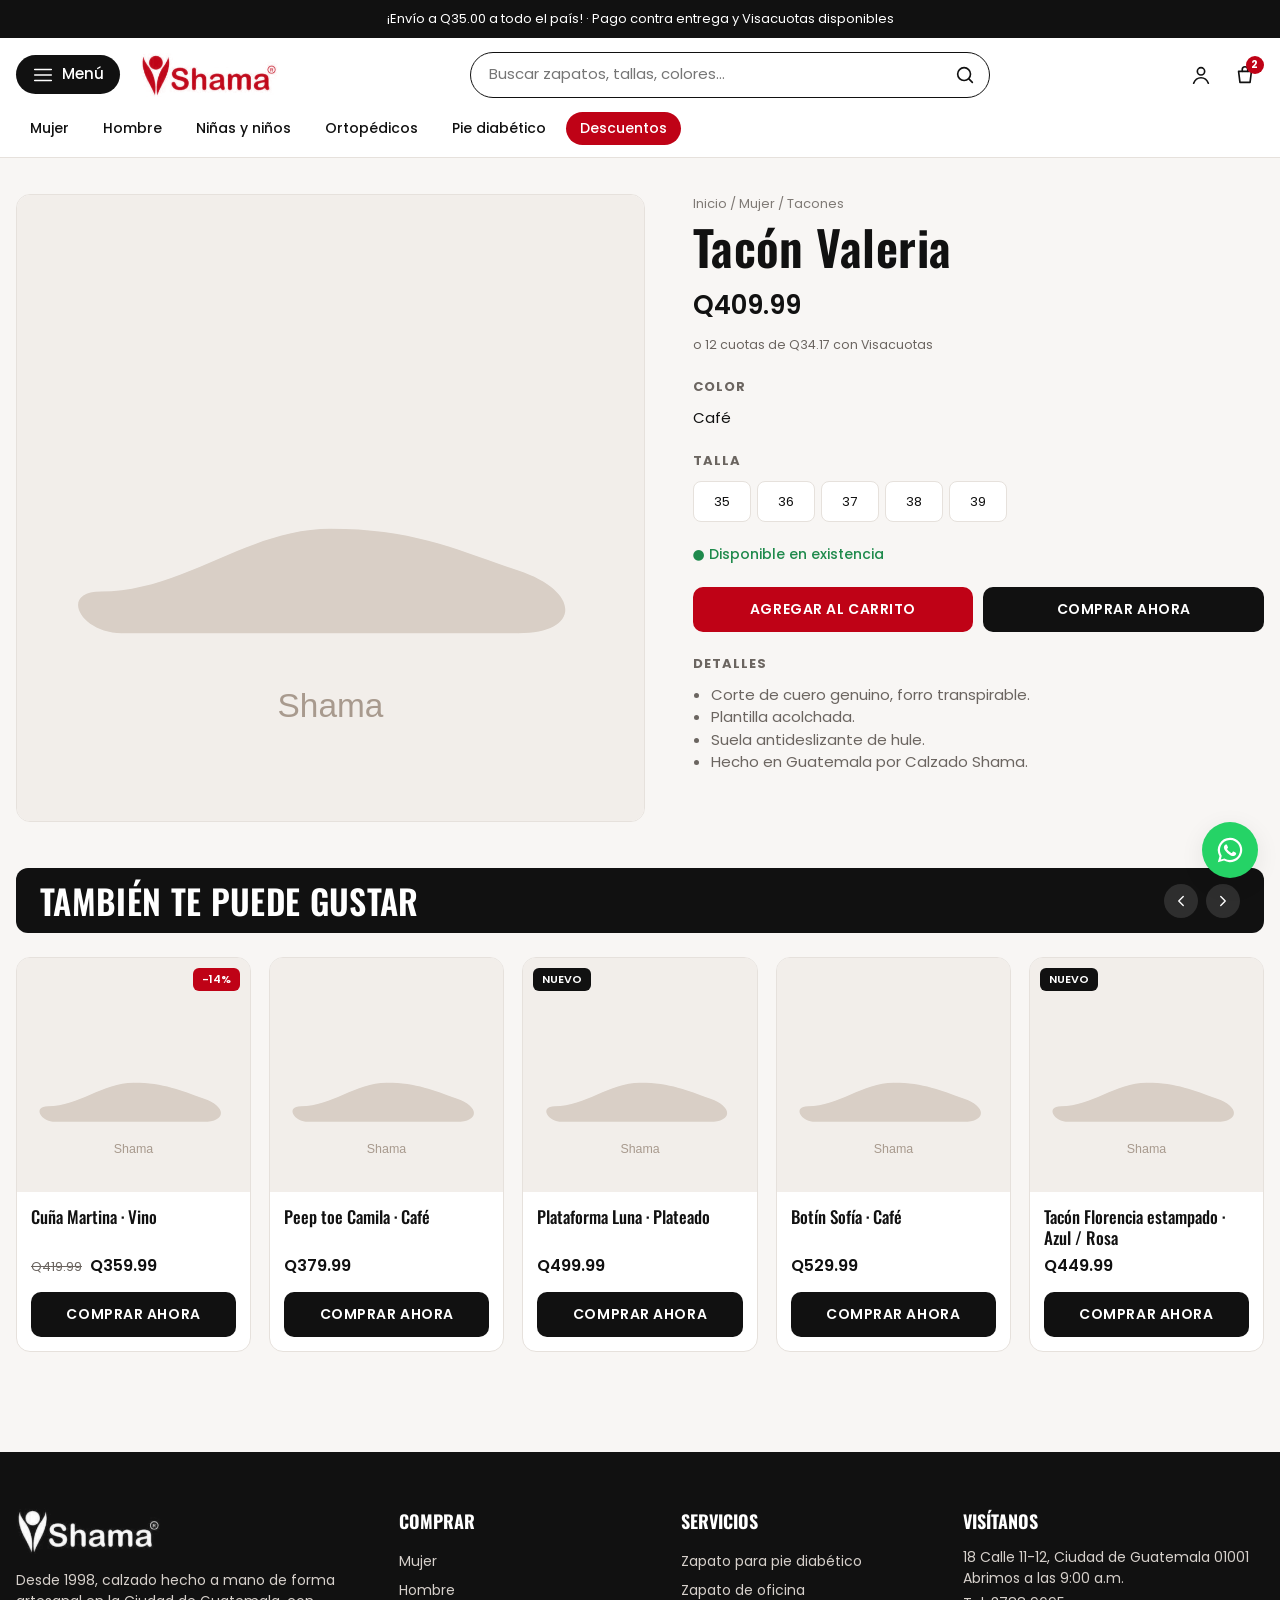
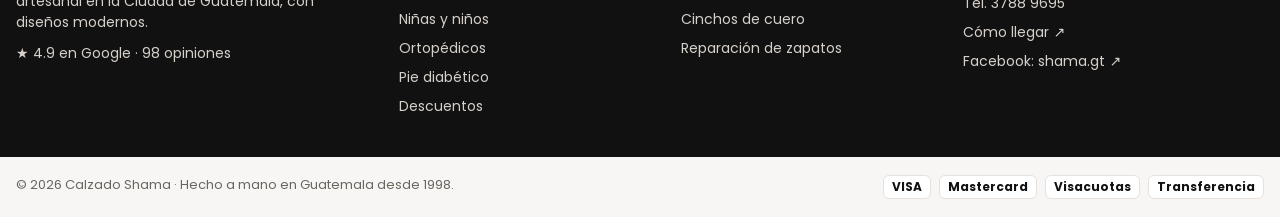
<file: producto.html>
<!doctype html>
<html lang="es">
<head>
<meta charset="utf-8">
<meta name="viewport" content="width=device-width, initial-scale=1">
<title>Producto | Calzado Shama</title>
<link rel="icon" href="assets/img/logo-original.png">
<link href="https://fonts.googleapis.com/css2?family=Oswald:wght@400;500;600&family=Poppins:wght@400;500;600;700&display=swap" rel="stylesheet">
<link rel="stylesheet" href="assets/css/styles.css">
</head>
<body>
<header id="site-header"></header>
<main class="wrap">
  <div class="pdp" id="pdp"></div>
  <section class="section" style="padding-top:10px" id="rel">
    <div class="section-head">
      <h2>También te puede gustar</h2>
      <div class="rail-ctrls">
        <button class="rail-prev" aria-label="Anterior"><svg viewBox="0 0 24 24"><path d="m15 6-6 6 6 6"/></svg></button>
        <button class="rail-next" aria-label="Siguiente"><svg viewBox="0 0 24 24"><path d="m9 6 6 6-6 6"/></svg></button>
      </div>
    </div>
    <div class="rail" id="railRel"></div>
  </section>
</main>
<footer id="site-footer"></footer>

<script src="assets/js/data.js"></script>
<script src="assets/js/app.js"></script>
<script>
const todos = getProductos();
const p = todos.find(x => x.id === +param("id")) || todos[0];
const cat = getMenu().find(m => m.id === p.cat);
document.title = p.nombre + " | Calzado Shama";
let talla = null;

document.getElementById("pdp").innerHTML = `
  <div class="pdp-img"><img src="${p.img.replace("w=800", "w=1200")}" alt="${p.nombre}"></div>
  <div>
    <div class="crumbs" style="color:var(--gris)"><a href="index.html">Inicio</a> / <a href="categoria.html?c=${p.cat}">${cat ? cat.nombre : p.cat}</a> / ${p.sub}</div>
    <h1>${p.nombre}</h1>
    <div class="price">${p.antes ? `<s>${Q(p.antes)}</s>` : ""}<span>${Q(p.precio)}</span></div>
    <small style="color:var(--gris)">o 12 cuotas de ${Q(p.precio / 12)} con Visacuotas</small>
    <div class="pdp-block"><h4>Color</h4>${p.color}</div>
    <div class="pdp-block">
      <h4>Talla</h4>
      <div class="size-grid" id="tallas">${p.tallas.map(t => `<button data-t="${t}">${t}</button>`).join("")}</div>
    </div>
    <p class="${p.stock <= 5 ? "stock-low" : "stock-ok"}">${p.stock <= 5 ? `¡Últimos ${p.stock} pares!` : "● Disponible en existencia"}</p>
    <div class="pdp-block" style="display:flex;gap:10px;flex-wrap:wrap">
      <button class="btn btn-red" id="add" style="flex:1">Agregar al carrito</button>
      <a class="btn btn-dark" id="buy" href="checkout.html" style="flex:1">Comprar ahora</a>
    </div>
    <div class="pdp-block">
      <h4>Detalles</h4>
      <ul>
        <li>Corte de cuero genuino, forro transpirable.</li>
        <li>Plantilla acolchada${p.cat === "ortopedico" || p.cat === "diabetico" ? " anatómica con soporte de arco" : ""}.</li>
        <li>Suela antideslizante de hule.</li>
        <li>Hecho en Guatemala por Calzado Shama.</li>
      </ul>
    </div>
  </div>`;

document.querySelectorAll("#tallas button").forEach(b => b.onclick = () => {
  document.querySelectorAll("#tallas button").forEach(x => x.classList.remove("on"));
  b.classList.add("on"); talla = +b.dataset.t;
});
const validar = () => { if (!talla) { toast("Elige una talla primero"); return false; } return true; };
document.getElementById("add").onclick = () => validar() && agregarAlCarrito(p.id, talla);
document.getElementById("buy").onclick = (e) => { if (!validar()) return e.preventDefault(); agregarAlCarrito(p.id, talla); };

document.getElementById("railRel").innerHTML = mezclar(todos.filter(x => x.cat === p.cat && x.id !== p.id)).map(cardProducto).join("");
activarCarrusel(document.getElementById("rel"));
</script>
</body>
</html>
</file>
<file: assets/css/styles.css>
/* =========================================================
   CALZADO SHAMA - Estilos
   ========================================================= */
:root {
  --rojo: #bf0216;
  --rojo-osc: #960010;
  --negro: #111111;
  --gris: #6b6560;
  --linea: #e6e1dc;
  --fondo: #f8f6f4;
  --blanco: #ffffff;
  --crema: #f3ece4;
  --verde: #1f8a4c;
  --radio: 14px;
  --sombra: 0 6px 24px rgba(0,0,0,.08);
  --titulo: "Oswald", "Arial Narrow", sans-serif;
  --texto: "Poppins", system-ui, sans-serif;
}
* { box-sizing: border-box; margin: 0; padding: 0; }
html { scroll-behavior: smooth; }
body { font-family: var(--texto); color: var(--negro); background: var(--fondo); font-size: 15px; line-height: 1.5; }
img { max-width: 100%; display: block; }
a { color: inherit; text-decoration: none; }
button, input, select, textarea { font: inherit; color: inherit; }
button { cursor: pointer; background: none; border: 0; }
.wrap { width: min(1280px, 100% - 32px); margin-inline: auto; }
svg { width: 22px; height: 22px; fill: none; stroke: currentColor; stroke-width: 1.8; stroke-linecap: round; stroke-linejoin: round; }
h1, h2, h3 { font-family: var(--titulo); font-weight: 600; letter-spacing: .01em; line-height: 1.1; }

/* ---------- Botones ---------- */
.btn { display: inline-flex; align-items: center; justify-content: center; gap: 8px; padding: 12px 22px; border-radius: 10px; font-weight: 600; font-size: 14px; text-transform: uppercase; letter-spacing: .04em; transition: .2s; white-space: nowrap; }
.btn-dark { background: var(--negro); color: #fff; }
.btn-dark:hover { background: var(--rojo); }
.btn-red { background: var(--rojo); color: #fff; }
.btn-red:hover { background: var(--rojo-osc); }
.btn-light { background: #fff; color: var(--negro); }
.btn-light:hover { background: var(--negro); color: #fff; }
.btn-outline { border: 1.5px solid currentColor; }
.btn-block { width: 100%; }

/* ---------- Header ---------- */
.topbar { background: var(--negro); color: #fff; text-align: center; font-size: 13px; padding: 9px 16px; }
.header-main { background: #fff; border-bottom: 1px solid var(--linea); position: sticky; top: 0; z-index: 40; }
#site-header { position: sticky; top: -38px; z-index: 40; }
.header-row { display: flex; align-items: center; gap: 20px; padding: 14px 0; }
.logo img { height: 44px; width: auto; }
.search { flex: 1; max-width: 520px; margin-left: auto; display: flex; align-items: center; border: 1.5px solid var(--negro); border-radius: 999px; padding: 4px 6px 4px 18px; }
.search input { flex: 1; border: 0; outline: 0; background: transparent; padding: 6px 0; min-width: 0; }
.search button { display: grid; place-items: center; width: 36px; height: 36px; }
.header-icons { display: flex; gap: 6px; margin-left: auto; }
.icon-btn { position: relative; display: inline-flex; align-items: center; gap: 8px; padding: 8px; border-radius: 10px; }
.icon-btn:hover { background: var(--fondo); }
.menu-toggle { background: var(--negro); color: #fff; padding: 8px 16px; border-radius: 999px; font-weight: 500; }
.menu-toggle:hover { background: var(--rojo); }
.cart-count { position: absolute; top: 0; right: 0; background: var(--rojo); color: #fff; font-size: 11px; font-weight: 700; min-width: 18px; height: 18px; border-radius: 999px; place-items: center; padding: 0 4px; }
.quicknav { display: flex; gap: 6px; padding: 0 0 12px; overflow-x: auto; scrollbar-width: none; }
.quicknav a { white-space: nowrap; padding: 6px 14px; border-radius: 999px; font-size: 14px; font-weight: 500; }
.quicknav a:hover { background: var(--fondo); }
.quicknav a.hot { background: var(--rojo); color: #fff; }

/* ---------- Menú lateral ---------- */
.drawer-back { position: fixed; inset: 0; background: rgba(0,0,0,.45); opacity: 0; pointer-events: none; transition: .25s; z-index: 60; }
.drawer-back.open { opacity: 1; pointer-events: auto; }
.drawer { position: fixed; top: 0; left: 0; bottom: 0; width: min(760px, 100%); background: #fff; z-index: 70; transform: translateX(-100%); transition: .3s ease; display: flex; flex-direction: column; }
.drawer.open { transform: none; }
.drawer-close { color: var(--rojo); font-weight: 600; text-align: left; padding: 20px 28px; border-bottom: 1px solid var(--linea); }
.drawer-cols { display: grid; grid-template-columns: 300px 1fr; flex: 1; overflow: auto; }
.drawer-main { list-style: none; border-right: 1px solid var(--linea); padding: 16px 0; }
.drawer-main button, .drawer-main a { width: 100%; display: flex; justify-content: space-between; padding: 15px 28px; font-weight: 600; text-align: left; border-left: 4px solid transparent; }
.drawer-main button.active { background: var(--fondo); border-left-color: var(--rojo); color: var(--rojo); }
.drawer-sub { padding: 24px 36px; display: flex; flex-direction: column; gap: 4px; }
.drawer-sub a { padding: 9px 0; font-weight: 500; }
.drawer-sub a:hover { color: var(--rojo); }
.drawer-sub .sub-all { font-family: var(--titulo); font-size: 22px; margin-bottom: 8px; }

/* ---------- Hero ---------- */
.hero { position: relative; height: min(78vh, 640px); min-height: 420px; overflow: hidden; background: var(--negro); }
.slide { position: absolute; inset: 0; display: grid; grid-template-columns: 1.1fr 1fr; opacity: 0; transition: opacity .8s; }
.slide.on { opacity: 1; z-index: 1; }
.slide-img { position: relative; overflow: hidden; }
.slide-img img { width: 100%; height: 100%; object-fit: cover; transform: scale(1.06); transition: transform 6s ease; }
.slide.on .slide-img img { transform: scale(1); }
.slide-text { background: var(--rojo); color: #fff; display: flex; flex-direction: column; justify-content: center; padding: 48px 7vw 48px 6vw; clip-path: polygon(10% 0, 100% 0, 100% 100%, 0 100%); margin-left: -8%; }
.slide-text .kicker { text-transform: uppercase; letter-spacing: .18em; font-size: 13px; opacity: .85; margin-bottom: 14px; }
.slide-text h1 { font-size: clamp(44px, 6.4vw, 96px); text-transform: uppercase; white-space: pre-line; margin-bottom: 18px; }
.slide-text p { max-width: 380px; margin-bottom: 28px; opacity: .92; }
.slide-text .btn { align-self: flex-start; }
.hero-logo { width: 150px; margin-bottom: 26px; }
.dots { position: absolute; bottom: 22px; left: 25%; transform: translateX(-50%); display: flex; gap: 10px; z-index: 3; }
.dots button { width: 10px; height: 10px; border-radius: 99px; background: rgba(255,255,255,.55); transition: .3s; }
.dots button.on { width: 30px; background: #fff; }
.hero-arrow { position: absolute; top: 50%; transform: translateY(-50%); z-index: 3; width: 44px; height: 44px; border-radius: 99px; background: rgba(255,255,255,.85); display: grid; place-items: center; }
.hero-arrow.prev { left: 16px; } .hero-arrow.next { right: 16px; }

/* ---------- Secciones ---------- */
.section { padding: 56px 0; }
.section-head { display: flex; align-items: center; justify-content: space-between; background: var(--negro); color: #fff; border-radius: 12px; padding: 14px 24px; margin-bottom: 24px; }
.section-head h2 { font-size: clamp(24px, 3vw, 34px); text-transform: uppercase; }
.section-head a { font-size: 14px; }
.section-head a:hover { color: #ffb3bb; }
.section-title { font-size: clamp(26px, 3vw, 36px); text-transform: uppercase; margin-bottom: 24px; }
.section-head .rail-ctrls { display: flex; gap: 8px; align-items: center; }
.rail-ctrls button { width: 34px; height: 34px; border-radius: 99px; background: rgba(255,255,255,.12); color: #fff; display: grid; place-items: center; }
.rail-ctrls button:hover { background: var(--rojo); }
.rail-ctrls svg { width: 18px; height: 18px; }

/* Categorías */
.cats { display: grid; grid-template-columns: repeat(6, 1fr); gap: 18px; }
.cat { border-radius: var(--radio); overflow: hidden; background: var(--negro); color: #fff; display: flex; flex-direction: column; transition: transform .25s, box-shadow .25s; }
.cat:hover { transform: translateY(-4px); box-shadow: var(--sombra); }
.cat-img { aspect-ratio: 4/4.2; overflow: hidden; background: #ddd; }
.cat-img img { width: 100%; height: 100%; object-fit: cover; transition: transform .5s; }
.cat:hover .cat-img img { transform: scale(1.06); }
.cat-body { padding: 16px 12px 18px; text-align: center; }
.cat-body h3 { font-size: 24px; margin-bottom: 10px; }
.cat-body span { display: inline-block; border: 1.5px solid #fff; border-radius: 10px; padding: 3px 16px; font-size: 14px; }
.cat.especial { background: var(--rojo); }

/* Rieles de productos */
.rail { display: grid; grid-auto-flow: column; grid-auto-columns: calc((100% - 4 * 18px) / 5); gap: 18px; overflow-x: auto; scroll-snap-type: x mandatory; scrollbar-width: none; padding-bottom: 4px; }
.rail > * { scroll-snap-align: start; }

/* Tarjeta producto */
.card { background: #fff; border-radius: var(--radio); overflow: hidden; display: flex; flex-direction: column; border: 1px solid var(--linea); transition: box-shadow .25s; }
.card:hover { box-shadow: var(--sombra); }
.card-img { position: relative; aspect-ratio: 1; background: #f1eeeb; overflow: hidden; }
.card-img img { width: 100%; height: 100%; object-fit: cover; transition: transform .5s; }
.card:hover .card-img img { transform: scale(1.05); }
.tag { position: absolute; top: 10px; left: 10px; background: var(--negro); color: #fff; font-size: 11px; font-weight: 600; text-transform: uppercase; padding: 3px 9px; border-radius: 6px; }
.tag-sale { left: auto; right: 10px; background: var(--rojo); }
.card-body { padding: 14px; display: flex; flex-direction: column; gap: 6px; flex: 1; }
.card-title { font-family: var(--titulo); font-size: 17px; font-weight: 500; line-height: 1.25; flex: 1; }
.price { display: flex; gap: 8px; align-items: baseline; margin-bottom: 8px; }
.price s { color: var(--gris); font-size: 13px; }
.price span { font-size: 16px; font-weight: 600; }

/* Banner medio */
.banner { position: relative; display: grid; grid-template-columns: 1fr 1fr; min-height: 380px; background: var(--negro); color: #fff; overflow: hidden; }
.banner img { width: 100%; height: 100%; object-fit: cover; }
.banner-text { display: flex; flex-direction: column; justify-content: center; padding: 48px 7vw; }
.banner-text h2 { font-size: clamp(36px, 4.5vw, 64px); text-transform: uppercase; margin-bottom: 14px; }
.banner-text p { opacity: .85; max-width: 440px; margin-bottom: 24px; }
.beneficios { display: flex; gap: 28px; margin-bottom: 28px; flex-wrap: wrap; }
.beneficios div { display: flex; align-items: center; gap: 10px; font-size: 14px; }
.beneficios svg { width: 30px; height: 30px; color: #ff5c6c; }

/* Novedosos de Shama */
.favs { display: grid; grid-template-columns: repeat(4, 1fr); gap: 22px; }
.fav { border-radius: var(--radio); overflow: hidden; background: #fff; transition: transform .25s; }
.fav:hover { transform: translateY(-4px); }
.fav-img { aspect-ratio: 5/4; overflow: hidden; }
.fav-img img { width: 100%; height: 100%; object-fit: cover; }
.fav-name { font-family: var(--titulo); text-transform: uppercase; font-size: 24px; text-align: center; padding: 18px; }
.fav.negro .fav-name { background: var(--negro); color: #fff; }
.fav.rojo .fav-name { background: var(--rojo); color: #fff; }
.fav.crema .fav-name { background: var(--crema); color: var(--negro); }

/* Nosotros y servicios */
.about { display: grid; grid-template-columns: 1fr 1.1fr; gap: 28px; background: var(--rojo); color: #fff; border-radius: 20px; padding: 44px; }
.about-year { display: inline-block; background: #fff; color: var(--rojo); font-weight: 700; font-size: 13px; text-transform: uppercase; letter-spacing: .12em; padding: 4px 12px; border-radius: 99px; margin-bottom: 16px; }
.about-text h2 { font-size: clamp(36px, 4.4vw, 58px); text-transform: uppercase; margin-bottom: 16px; }
.about-text p { opacity: .92; max-width: 480px; margin-bottom: 18px; }
.about-rating { margin-bottom: 22px; }
.about-btns { display: flex; gap: 10px; flex-wrap: wrap; }
.services { display: grid; grid-template-columns: 1fr 1fr; gap: 14px; }
.services div { background: rgba(255,255,255,.1); border: 1px solid rgba(255,255,255,.2); border-radius: 14px; padding: 20px; }
.services svg { width: 30px; height: 30px; margin-bottom: 10px; }
.services b { display: block; font-family: var(--titulo); font-size: 20px; font-weight: 500; text-transform: uppercase; margin-bottom: 4px; }
.services small { opacity: .85; font-size: 13px; }
@media (max-width: 820px) { .about { grid-template-columns: 1fr; padding: 28px 20px; } }
@media (max-width: 560px) { .services { grid-template-columns: 1fr; } }

/* Confianza */
.trust { display: grid; grid-template-columns: repeat(4, 1fr); gap: 16px; }
.trust div { background: #fff; border: 1px solid var(--linea); border-radius: var(--radio); padding: 22px; display: flex; gap: 14px; align-items: flex-start; }
.trust svg { width: 30px; height: 30px; color: var(--rojo); flex: none; }
.trust b { display: block; }
.trust small { color: var(--gris); }

/* ---------- Footer ---------- */
.footer-top { background: var(--negro); color: #d6d0cb; padding: 56px 0 36px; margin-top: 40px; }
.footer-grid { display: grid; grid-template-columns: 1.4fr 1fr 1fr 1.2fr; gap: 32px; }
.footer-logo { height: 46px; width: auto; margin-bottom: 16px; }
.footer-grid h4 { color: #fff; font-family: var(--titulo); font-size: 18px; text-transform: uppercase; margin-bottom: 12px; }
.footer-grid a { display: block; padding: 4px 0; font-size: 14px; }
.footer-grid a:hover { color: #fff; }
.footer-grid p { font-size: 14px; }
.footer-bottom { display: flex; justify-content: space-between; gap: 16px; flex-wrap: wrap; padding: 18px 0; font-size: 13px; color: var(--gris); }
.pay-icons { display: flex; gap: 8px; flex-wrap: wrap; }
.pay-icons b { border: 1px solid var(--linea); border-radius: 6px; padding: 2px 8px; font-size: 12px; background: #fff; color: var(--negro); }
.whatsapp { position: fixed; right: 22px; bottom: 22px; width: 56px; height: 56px; border-radius: 99px; background: #25d366; display: grid; place-items: center; box-shadow: var(--sombra); z-index: 30; }
.whatsapp svg { width: 30px; height: 30px; stroke: none; }

#toast { position: fixed; left: 50%; bottom: 28px; transform: translate(-50%, 20px); background: var(--negro); color: #fff; padding: 12px 22px; border-radius: 10px; opacity: 0; transition: .3s; z-index: 99; pointer-events: none; }
#toast.show { opacity: 1; transform: translate(-50%, 0); }

/* ---------- Página de categoría ---------- */
.cat-banner { position: relative; height: 260px; overflow: hidden; background: var(--negro); }
.cat-banner img { width: 100%; height: 100%; object-fit: cover; opacity: .55; }
.cat-banner .wrap { position: absolute; inset: 0; display: flex; flex-direction: column; justify-content: center; color: #fff; }
.cat-banner h1 { font-size: clamp(44px, 6vw, 80px); text-transform: uppercase; }
.crumbs { font-size: 13px; opacity: .85; margin-bottom: 6px; }
.listing { display: grid; grid-template-columns: 260px 1fr; gap: 32px; padding: 36px 0 20px; }
.filters { align-self: start; position: sticky; top: 130px; background: #fff; border: 1px solid var(--linea); border-radius: var(--radio); padding: 20px; }
.filters h3 { font-size: 18px; text-transform: uppercase; margin: 16px 0 10px; }
.filters h3:first-child { margin-top: 0; }
.filters label { display: flex; gap: 10px; align-items: center; padding: 4px 0; font-size: 14px; cursor: pointer; }
.filters input[type=checkbox], .filters input[type=radio] { accent-color: var(--rojo); width: 16px; height: 16px; }
.size-grid { display: grid; grid-template-columns: repeat(5, 1fr); gap: 6px; }
.size-grid button { border: 1px solid var(--linea); border-radius: 8px; padding: 6px 0; font-size: 13px; }
.size-grid button.on { background: var(--negro); color: #fff; border-color: var(--negro); }
.list-top { display: flex; justify-content: space-between; align-items: center; margin-bottom: 18px; gap: 12px; flex-wrap: wrap; }
.list-top select { padding: 8px 12px; border: 1px solid var(--linea); border-radius: 8px; background: #fff; }
.chips { display: flex; gap: 8px; flex-wrap: wrap; margin-bottom: 18px; }
.chips a { padding: 7px 16px; border-radius: 999px; background: #fff; border: 1px solid var(--linea); font-size: 14px; }
.chips a.on { background: var(--negro); color: #fff; border-color: var(--negro); }
.grid-products { display: grid; grid-template-columns: repeat(auto-fill, minmax(220px, 1fr)); gap: 18px; }
.empty { text-align: center; padding: 60px 20px; color: var(--gris); }

/* ---------- Producto ---------- */
.pdp { display: grid; grid-template-columns: 1.1fr 1fr; gap: 48px; padding: 36px 0; }
.pdp-img { background: #fff; border-radius: var(--radio); overflow: hidden; aspect-ratio: 1; border: 1px solid var(--linea); }
.pdp-img img { width: 100%; height: 100%; object-fit: cover; }
.pdp h1 { font-size: clamp(32px, 4vw, 48px); margin: 8px 0 12px; }
.pdp .price span { font-size: 26px; }
.pdp .price s { font-size: 17px; }
.pdp-block { margin: 22px 0; }
.pdp-block h4 { font-size: 13px; text-transform: uppercase; letter-spacing: .08em; margin-bottom: 10px; color: var(--gris); }
.pdp .size-grid { grid-template-columns: repeat(auto-fill, minmax(52px, 1fr)); }
.pdp .size-grid button { padding: 10px 0; background: #fff; }
.stock-ok { color: var(--verde); font-weight: 500; font-size: 14px; }
.stock-low { color: var(--rojo); font-weight: 500; font-size: 14px; }
.pdp ul { padding-left: 18px; color: var(--gris); }

/* ---------- Carrito ---------- */
.cart-page { max-width: 820px; margin: 0 auto; padding: 44px 0; }
.cart-page h1 { text-align: center; font-size: 40px; margin-bottom: 28px; }
.cart-head, .cart-row { display: grid; grid-template-columns: 1fr 110px 150px 110px; gap: 16px; align-items: start; }
.cart-head { color: var(--gris); padding-bottom: 12px; border-bottom: 1px solid var(--linea); }
.cart-head span:not(:first-child), .cart-row > div:not(:first-child) { text-align: right; }
.cart-row { padding: 22px 0; border-bottom: 1px solid var(--linea); }
.cart-prod { display: flex; gap: 16px; }
.cart-prod img { width: 84px; height: 84px; object-fit: cover; border-radius: 10px; background: #fff; }
.cart-prod b { display: block; }
.cart-prod small { color: var(--gris); display: block; }
.cart-prod select { margin-top: 6px; padding: 4px 8px; border: 1px solid var(--linea); border-radius: 8px; background: #fff; }
.qty { display: inline-flex; align-items: center; border: 1px solid var(--linea); border-radius: 8px; background: #fff; }
.qty button { width: 36px; height: 40px; font-size: 18px; }
.qty span { width: 30px; text-align: center; }
.remove { display: block; margin: 6px 0 0 auto; font-size: 13px; color: var(--gris); text-decoration: underline; }
.cart-sub { display: flex; justify-content: space-between; font-family: var(--titulo); font-size: 24px; padding: 18px 0; border-bottom: 1.5px solid var(--negro); margin-top: 20px; border-top: 1.5px solid var(--negro); }
.cart-note { text-align: center; margin-top: 22px; }
.cart-note label { font-size: 12px; letter-spacing: .08em; text-transform: uppercase; color: var(--gris); }
.cart-note textarea { display: block; width: min(440px, 100%); height: 110px; margin: 8px auto 18px; border: 1px solid var(--linea); border-radius: 8px; padding: 10px; background: #fff; }

/* ---------- Checkout ---------- */
.co { display: grid; grid-template-columns: 1fr 1fr; min-height: 100vh; }
.co-left { background: #fff; padding: 36px 48px 60px; display: flex; justify-content: flex-end; }
.co-right { background: #f5f3f1; border-left: 1px solid var(--linea); padding: 36px 48px; }
.co-inner { width: 100%; max-width: 520px; }
.co-right .co-inner { position: sticky; top: 36px; }
.co-logo { display: flex; justify-content: space-between; align-items: center; margin-bottom: 28px; }
.co-logo img { height: 40px; width: auto; }
.co h2 { font-family: var(--texto); font-size: 21px; font-weight: 700; margin: 26px 0 12px; display: flex; justify-content: space-between; align-items: baseline; }
.co h2 a { font-size: 14px; font-weight: 400; text-decoration: underline; }
.field { display: block; width: 100%; border: 1px solid #d9d4cf; border-radius: 9px; padding: 13px 14px; margin-bottom: 12px; background: #fff; outline: 0; }
.field:focus { border-color: var(--rojo); box-shadow: 0 0 0 3px rgba(191,2,22,.12); }
.row2 { display: grid; grid-template-columns: 1fr 1fr; gap: 12px; }
.row3 { display: grid; grid-template-columns: 1fr 1fr 1fr; gap: 12px; }
.check { display: flex; gap: 10px; align-items: center; font-size: 14px; margin-bottom: 12px; }
.check input { accent-color: var(--negro); width: 17px; height: 17px; }
.seg { display: grid; grid-template-columns: 1fr 1fr; background: #f1eeeb; padding: 4px; border-radius: 12px; margin-bottom: 14px; }
.seg button { padding: 12px; border-radius: 9px; font-weight: 600; font-size: 14px; }
.seg button.on { background: #fff; box-shadow: 0 1px 4px rgba(0,0,0,.1); }
.info-box { background: #f5f3f1; border-radius: 10px; padding: 16px; font-size: 14px; color: var(--gris); text-align: center; }
.pay { border: 1px solid #d9d4cf; border-radius: 12px; overflow: hidden; }
.pay-opt { border-bottom: 1px solid #d9d4cf; }
.pay-opt:last-child { border-bottom: 0; }
.pay-opt > label { display: flex; align-items: center; gap: 12px; padding: 16px; cursor: pointer; font-weight: 500; font-size: 14px; }
.pay-opt > label input { accent-color: var(--negro); width: 18px; height: 18px; }
.pay-opt.on > label { background: #faf8f6; }
.pay-logos { margin-left: auto; display: flex; gap: 5px; }
.pay-logos i { font-style: normal; font-size: 10px; font-weight: 800; padding: 3px 6px; border-radius: 4px; color: #fff; }
.pay-body { display: none; background: #f5f3f1; padding: 16px; border-top: 1px solid #d9d4cf; font-size: 14px; }
.pay-opt.on .pay-body { display: block; }
.pay-body .field { background: #fff; }
.pay-body p { color: var(--gris); margin-bottom: 8px; }
.cuotas { display: grid; grid-template-columns: repeat(4, 1fr); gap: 8px; margin: 10px 0; }
.cuotas button { background: #fff; border: 1px solid #d9d4cf; border-radius: 9px; padding: 10px 4px; font-size: 13px; line-height: 1.3; }
.cuotas button.on { border-color: var(--negro); box-shadow: inset 0 0 0 1px var(--negro); }
.cuotas b { display: block; font-size: 15px; }
.recurrente { display: inline-flex; align-items: center; gap: 6px; font-size: 12px; color: var(--gris); }
.recurrente b { color: #5b3df5; }
.bank { background: #fff; border-radius: 9px; padding: 12px 14px; line-height: 1.8; }
.pay-btn { width: 100%; background: var(--negro); color: #fff; font-weight: 700; font-size: 17px; padding: 17px; border-radius: 12px; margin-top: 24px; }
.pay-btn:hover { background: var(--rojo); }
.co-legal { display: flex; gap: 14px; flex-wrap: wrap; margin-top: 36px; font-size: 13px; }
.co-legal a { text-decoration: underline; }
.sum-item { display: flex; gap: 14px; align-items: center; margin-bottom: 14px; }
.sum-img { position: relative; flex: none; }
.sum-img img { width: 64px; height: 64px; object-fit: cover; border-radius: 10px; border: 1px solid var(--linea); background: #fff; }
.sum-img span { position: absolute; top: -8px; right: -8px; background: var(--negro); color: #fff; font-size: 12px; font-weight: 700; width: 22px; height: 22px; border-radius: 99px; display: grid; place-items: center; }
.sum-item > div:nth-child(2) { flex: 1; font-size: 14px; }
.sum-item small { color: var(--gris); }
.gift { display: flex; gap: 8px; margin: 18px 0; }
.gift .field { margin: 0; }
.gift button { background: #ebe7e3; border-radius: 9px; padding: 0 16px; font-weight: 600; color: var(--gris); }
.sum-line { display: flex; justify-content: space-between; font-size: 14px; padding: 4px 0; }
.sum-total { display: flex; justify-content: space-between; align-items: baseline; font-size: 20px; font-weight: 700; margin-top: 12px; }
.sum-total small { font-size: 12px; font-weight: 400; color: var(--gris); margin-right: 6px; }
.modal-back { position: fixed; inset: 0; background: rgba(0,0,0,.5); display: none; place-items: center; z-index: 90; padding: 16px; }
.modal-back.open { display: grid; }
.modal { background: #fff; border-radius: 16px; padding: 36px; max-width: 440px; text-align: center; }
.modal .ok { width: 64px; height: 64px; border-radius: 99px; background: var(--verde); color: #fff; display: grid; place-items: center; margin: 0 auto 16px; }
.modal .ok svg { width: 34px; height: 34px; stroke-width: 3; }
.modal h3 { font-size: 28px; margin-bottom: 8px; }
.modal p { color: var(--gris); margin-bottom: 22px; }

/* ---------- Responsive ---------- */
@media (max-width: 1100px) {
  .cats { grid-template-columns: repeat(3, 1fr); }
  .rail { grid-auto-columns: calc((100% - 2 * 18px) / 3); }
  .favs, .trust { grid-template-columns: repeat(2, 1fr); }
}
@media (max-width: 820px) {
  .search { order: 5; flex-basis: 100%; max-width: none; }
  .header-row { flex-wrap: wrap; gap: 12px; }
  .logo img { height: 36px; }
  .menu-toggle span { display: none; }
  .slide { grid-template-columns: 1fr; grid-template-rows: 1fr auto; }
  .slide-text { clip-path: none; margin: 0; padding: 28px 24px; }
  .slide-text h1 { font-size: 44px; }
  .hero-logo, .hero-arrow { display: none; }
  .hero { height: 620px; }
  .dots { left: 50%; bottom: auto; top: 16px; }
  .banner { grid-template-columns: 1fr; }
  .banner img { height: 240px; }
  .listing, .pdp { grid-template-columns: 1fr; }
  .filters { position: static; }
  .footer-grid { grid-template-columns: 1fr 1fr; }
  .co { grid-template-columns: 1fr; }
  .co-right { order: -1; border-left: 0; border-bottom: 1px solid var(--linea); }
  .co-left, .co-right { padding: 24px 16px; }
  .drawer-cols { grid-template-columns: 1fr; }
  .drawer-main { border-right: 0; border-bottom: 1px solid var(--linea); }
}
@media (max-width: 560px) {
  .cats { grid-template-columns: repeat(2, 1fr); gap: 12px; }
  .cat-body h3 { font-size: 20px; }
  .rail { grid-auto-columns: 72%; }
  .favs, .trust { grid-template-columns: 1fr; }
  .cart-head { display: none; }
  .cart-row { grid-template-columns: 1fr auto; }
  .cart-row > div:nth-child(2) { display: none; }
  .cart-row > div:last-child { grid-column: 2; }
  .row3 { grid-template-columns: 1fr; }
  .cuotas { grid-template-columns: repeat(2, 1fr); }
  .footer-grid { grid-template-columns: 1fr; }
}
.grid-products .empty { grid-column: 1 / -1; }
</file>
